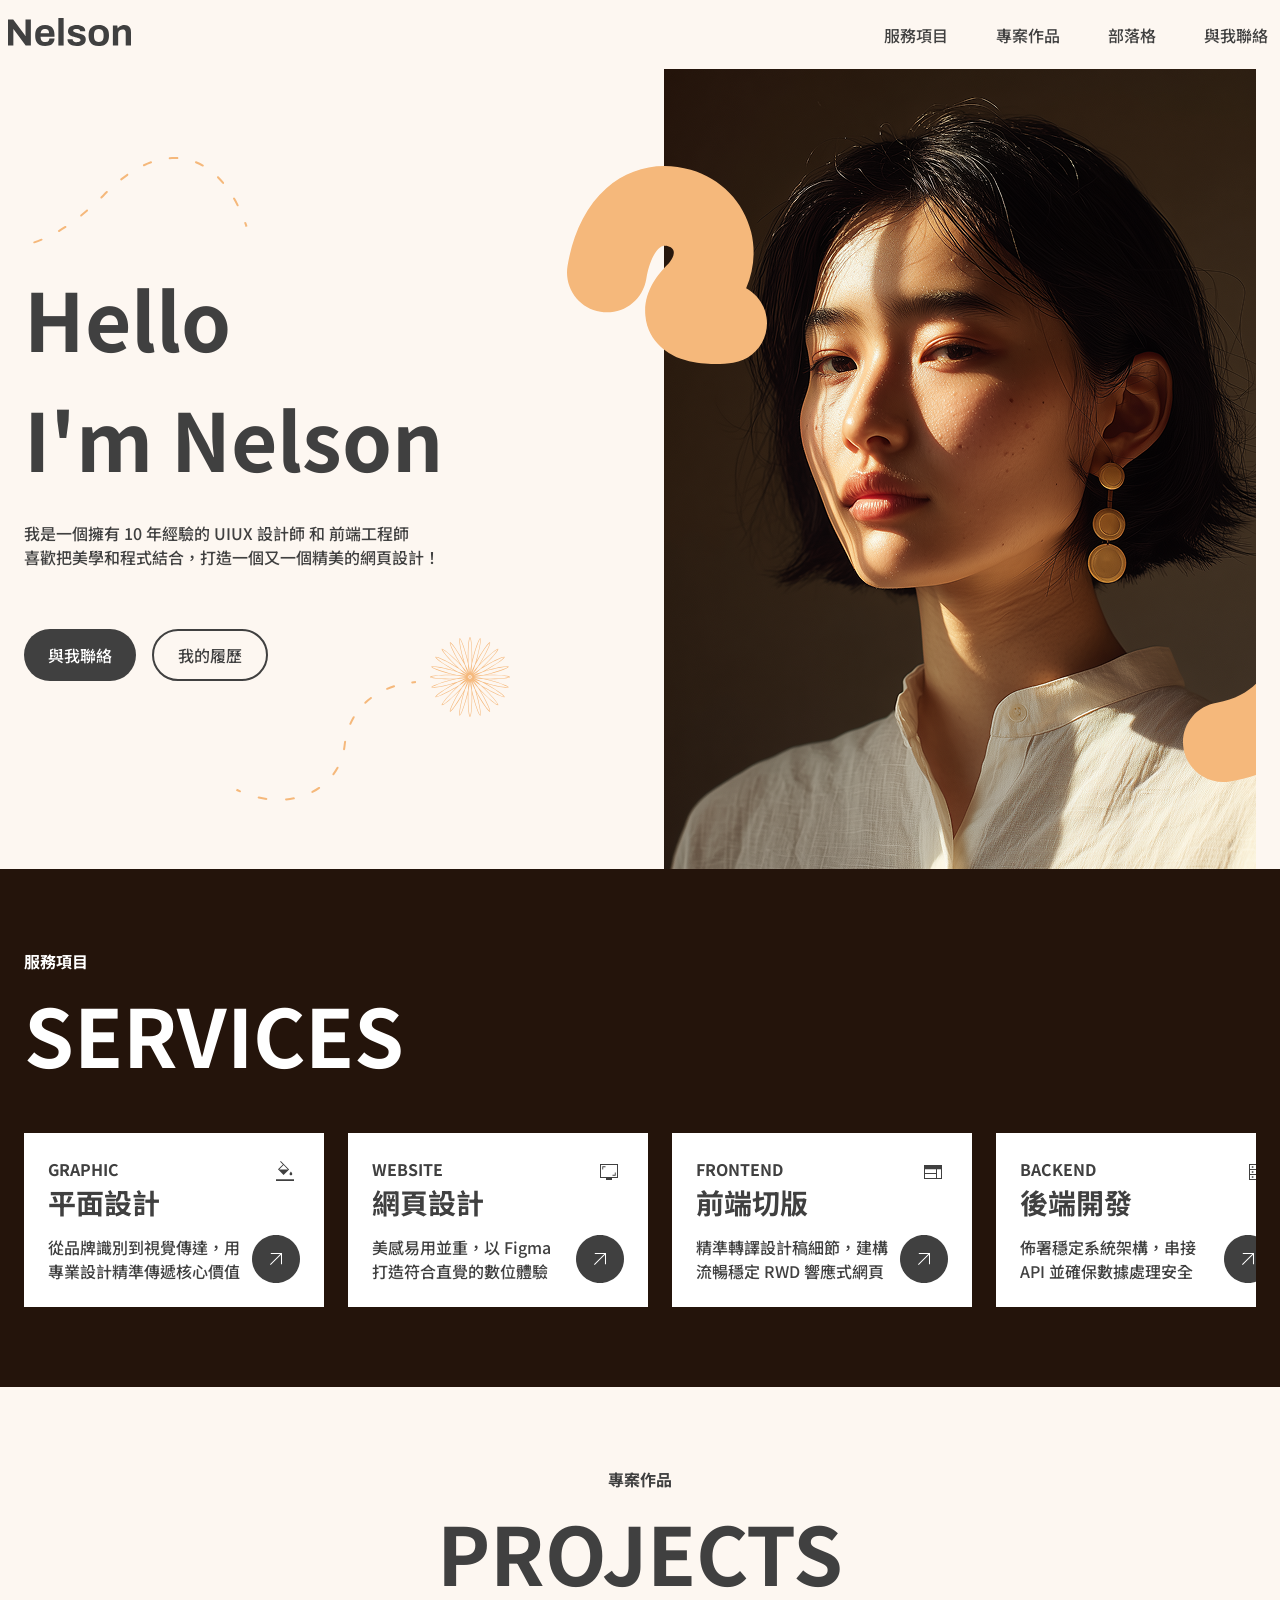
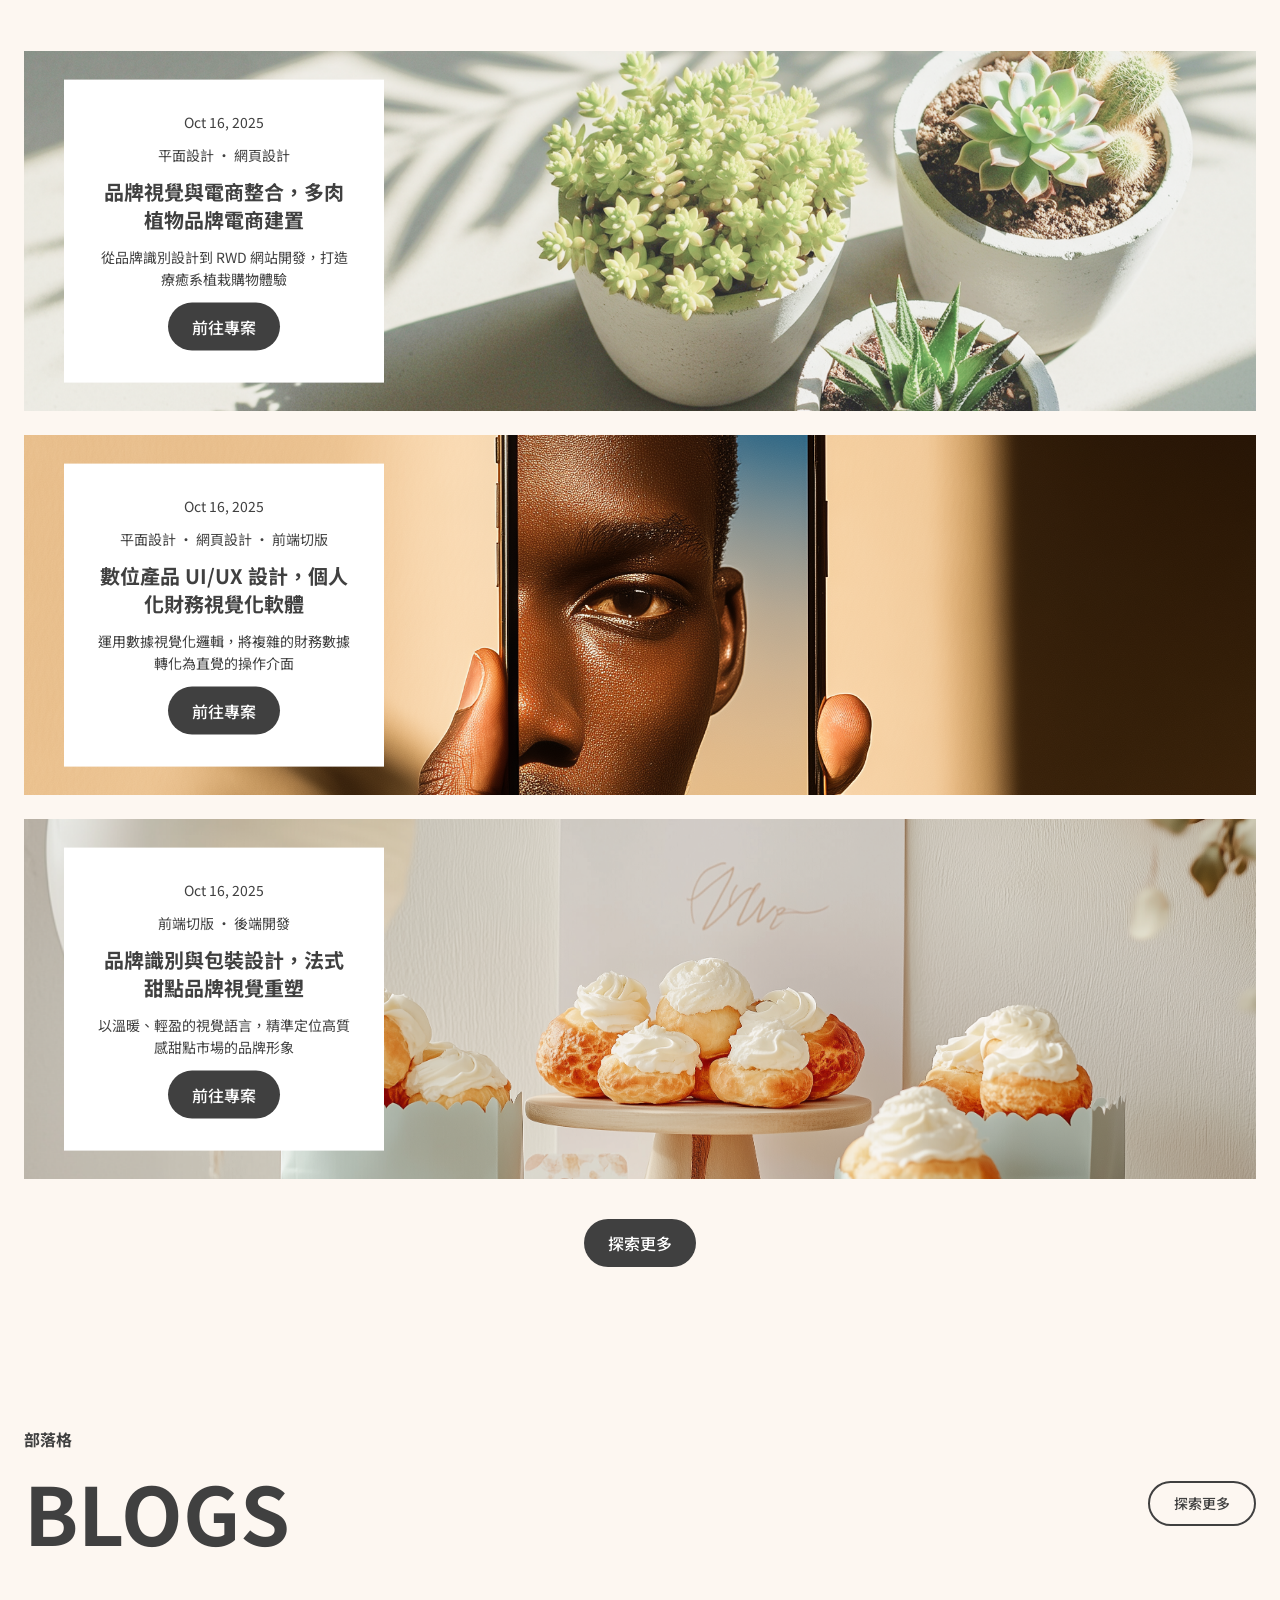
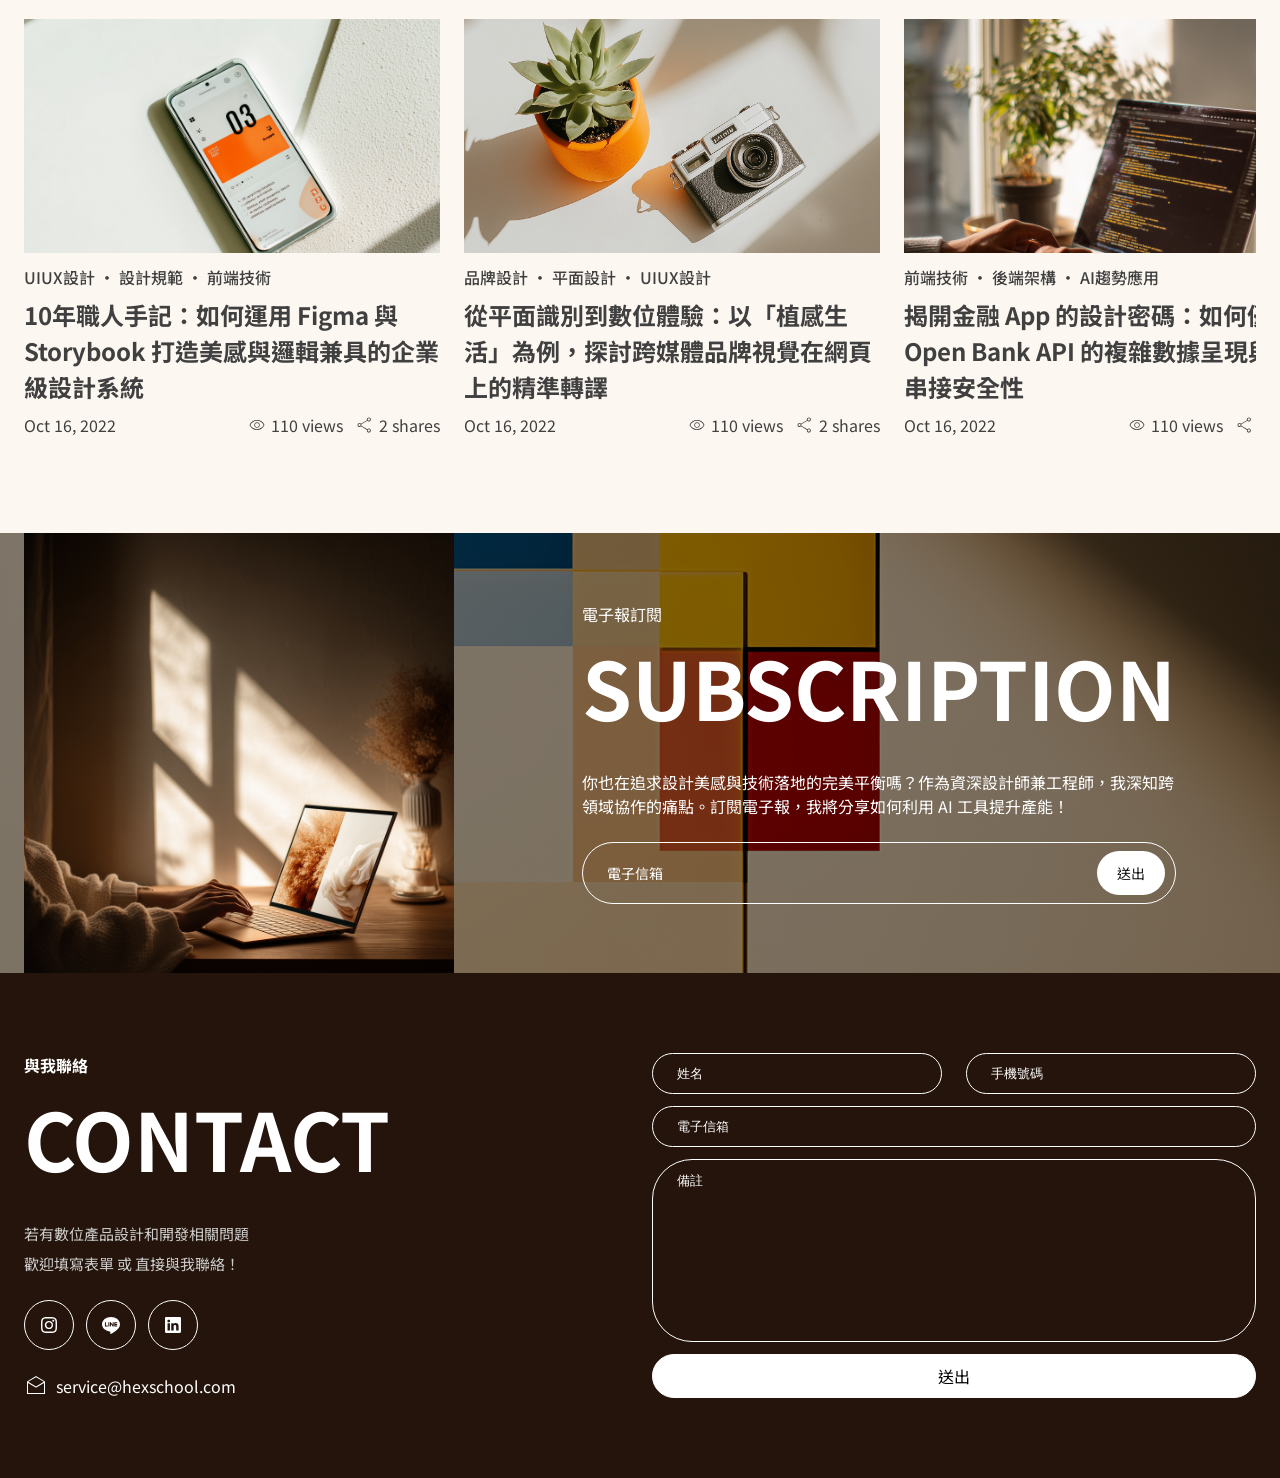
<file: index.html>
<!doctype html>
<html lang="en">
  <head>
    <meta charset="UTF-8" />
    <meta name="viewport" content="width=device-width, initial-scale=1.0" />
    <title>六角學院-最終任務</title>
    <link rel="stylesheet" href="./main.css" />
    <link rel="preconnect" href="https://fonts.googleapis.com" />
    <link rel="preconnect" href="https://fonts.gstatic.com" crossorigin />
    <link
      href="https://fonts.googleapis.com/css2?family=Noto+Sans+TC:wght@300;400;500;700&display=swap"
      rel="stylesheet"
    />
  </head>
  <body>
    <!-- 頂部導航 -->
    <header class="header">
      <h1 class="header__logo">
        <a href="./index.html"><img src="./img/logo.svg" alt="" /></a>
      </h1>

      <nav class="header__nav">
        <ul class="header__nav-list">
          <li class="header__nav-item"><a href="./services.html">服務項目</a></li>
          <li class="header__nav-item"><a href="./project.html">專案作品</a></li>
          <li class="header__nav-item"><a href="./blog.html">部落格</a></li>
          <li class="header__nav-item"><a href="#footer">與我聯絡</a></li>
        </ul>

        <!-- hamburger -->
        <div class="header__hambuger">
          <span></span>
          <span></span>
          <span></span>
        </div>
      </nav>
    </header>
    <!-- 手機板選單黑幕 -->
    <div class="overlay"></div>

    <!-- Part1 : 大圖看板 -->
    <section class="hero">
      <div class="hero__container">
        <div class="hero__content">
          <img class="hero__flowerdeco" src="./img/flower.svg" alt="" />
          <img class="hero__winddeco" src="./img/wind.svg" alt="" />
          <img class="hero__flowerdeco2" src="./img/flower.svg" alt="" />
          <img class="hero__winddeco2" src="./img/wind2.svg" alt="" />
          <img class="hero__winddeco3" src="./img/wind3.svg" alt="" />
          <div class="hero__text">
            <div class="hero__greeting">
              <p>Hello</p>
              <p>I'm Nelson</p>
            </div>
            <div class="hero__desc">
              <p>我是一個擁有 10 年經驗的 UIUX 設計師 和 前端工程師</p>
              <p>喜歡把美學和程式結合，打造一個又一個精美的網頁設計！</p>
            </div>
          </div>
          <div class="hero__actions">
            <button class="btn btn--primary">與我聯絡</button>
            <button class="btn btn--outline">我的履歷</button>
          </div>
        </div>
        <div class="hero__image">
          <img class="hero__deco1" src="./img/hero-deco1.svg" alt="" />
          <img class="hero__deco2" src="./img/hero-deco2.svg" alt="" />
        </div>
      </div>
    </section>
    <!-- Part2 : 服務項目 -->
    <section class="services">
      <div class="services-container">
        <div class="services__header">
          <p class="services__label">服務項目</p>
          <h2 class="services__title">SERVICES</h2>
        </div>
        <div class="services__body">
          <ul class="services__list">
            <li class="services__item">
              <div class="services__card">
                <div class="services__card-header">
                  <div>
                    <p class="services__card-tag">GRAPHIC</p>
                    <h3 class="services__card-title">平面設計</h3>
                  </div>
                  <div>
                    <img
                      src="./img/service-icon1.svg"
                      style="padding: 3px"
                      alt=""
                    />
                  </div>
                </div>
                <div class="services__card-desarea">
                  <p class="services__card-desc">
                    從品牌識別到視覺傳達，用專業設計精準傳遞核心價值
                  </p>
                  <button>
                    <img src="./img/icon-filled-btn.svg" alt="" />
                  </button>
                </div>
              </div>
            </li>
            <li class="services__item">
              <div class="services__card">
                <div class="services__card-header">
                  <div>
                    <p class="services__card-tag">WEBSITE</p>
                    <h3 class="services__card-title">網頁設計</h3>
                  </div>
                  <div>
                    <img
                      src="./img/service-icon2.svg"
                      style="padding: 3px"
                      alt=""
                    />
                  </div>
                </div>
                <div class="services__card-desarea">
                  <p class="services__card-desc">
                    美感易用並重，以 Figma 打造符合直覺的數位體驗
                  </p>
                  <button>
                    <img src="./img/icon-filled-btn.svg" alt="" />
                  </button>
                </div>
              </div>
            </li>
            <li class="services__item">
              <div class="services__card">
                <div class="services__card-header">
                  <div>
                    <p class="services__card-tag">FRONTEND</p>
                    <h3 class="services__card-title">前端切版</h3>
                  </div>
                  <div>
                    <img
                      src="./img/service-icon3.svg"
                      style="padding: 3px"
                      alt=""
                    />
                  </div>
                </div>
                <div class="services__card-desarea">
                  <p class="services__card-desc">
                    精準轉譯設計稿細節，建構流暢穩定 RWD 響應式網頁
                  </p>
                  <button>
                    <img src="./img/icon-filled-btn.svg" alt="" />
                  </button>
                </div>
              </div>
            </li>
            <li class="services__item">
              <div class="services__card">
                <div class="services__card-header">
                  <div>
                    <p class="services__card-tag">BACKEND</p>
                    <h3 class="services__card-title">後端開發</h3>
                  </div>
                  <div>
                    <img
                      src="./img/service-icon4.svg"
                      style="padding: 3px"
                      alt=""
                    />
                  </div>
                </div>
                <div class="services__card-desarea">
                  <p class="services__card-desc">
                    佈署穩定系統架構，串接 API 並確保數據處理安全
                  </p>
                  <button>
                    <img src="./img/icon-filled-btn.svg" alt="" />
                  </button>
                </div>
              </div>
            </li>
          </ul>
        </div>
      </div>
    </section>
    <!-- Part3 : 專案作品 -->
    <section class="projects">
      <div class="projects__header">
        <p class="projects__label">專案作品</p>
        <h2 class="projects__title">PROJECTS</h2>
      </div>
      <div class="projects__body">
        <ul class="projects__list">
          <li class="projects__item">
            <div
              class="projects__card"
              style="background-image: url(&quot;./img/project1.png&quot;)"
            >
              <div class="projects__card-info">
                <!-- 左側文字 -->
                <p class="projects__card-date">Oct 16, 2025</p>
                <p class="projects__card-tag">平面設計 · 網頁設計</p>
                <p class="projects__card-title">
                  品牌視覺與電商整合，多肉植物品牌電商建置
                </p>
                <p class="projects__card-desc">
                  從品牌識別設計到 RWD 網站開發，打造療癒系植栽購物體驗
                </p>
                <button class="btn btn--primary projects__card-btn">
                  前往專案
                </button>
              </div>
              <div class="projects__card-image"></div>
              <!-- 右側圖片 -->
            </div>
          </li>
          <li class="projects__item">
            <div
              class="projects__card"
              style="background-image: url(&quot;./img/project2.png&quot;)"
            >
              <div class="projects__card-info">
                <!-- 左側文字 -->
                <p class="projects__card-date">Oct 16, 2025</p>
                <p class="projects__card-tag">平面設計 · 網頁設計 · 前端切版</p>
                <p class="projects__card-title">
                  數位產品 UI/UX 設計，個人化財務視覺化軟體
                </p>
                <p class="projects__card-desc">
                  運用數據視覺化邏輯，將複雜的財務數據轉化為直覺的操作介面
                </p>
                <button class="btn btn--primary projects__card-btn">
                  前往專案
                </button>
              </div>
              <div class="projects__card-image"></div>
              <!-- 右側圖片 -->
            </div>
          </li>
          <li class="projects__item">
            <div
              class="projects__card"
              style="background-image: url(&quot;./img/project3.png&quot;)"
            >
              <div class="projects__card-info">
                <!-- 左側文字 -->
                <p class="projects__card-date">Oct 16, 2025</p>
                <p class="projects__card-tag">前端切版 · 後端開發</p>
                <p class="projects__card-title">
                  品牌識別與包裝設計，法式甜點品牌視覺重塑
                </p>
                <p class="projects__card-desc">
                  以溫暖、輕盈的視覺語言，精準定位高質感甜點市場的品牌形象
                </p>
                <button class="btn btn--primary projects__card-btn">
                  前往專案
                </button>
              </div>
              <div class="projects__card-image"></div>
              <!-- 右側圖片 -->
            </div>
          </li>
        </ul>
      </div>

      <div class="projects__footer">
        <button class="btn btn--primary">探索更多</button>
      </div>
    </section>
    <!-- Part4 : 部落格 -->
    <section class="blogs">
      <div class="blogs__header">
        <div>
          <p class="blogs__label">部落格</p>
          <h2 class="blogs__title">BLOGS</h2>
        </div>
        <button class="blogs__btn">探索更多</button>
      </div>
      <div class="blogs__cards">
        <ul class="blogs__cards-list">
          <li class="blogs__card">
            <img class="blogs__card-image" src="./img/blog-img1.png" alt="" />
            <div class="blogs__card-body">
              <p class="blogs__card-label">UIUX設計 · 設計規範 · 前端技術</p>
              <h3 class="blogs__card-title">
                10年職人手記：如何運用 Figma 與 Storybook
                打造美感與邏輯兼具的企業級設計系統
              </h3>
              <div class="blogs__card-meta">
                <span class="blogs__card-date">Oct 16, 2022</span>
                <span class="blogs__card-stats">
                  <div class="blogs__card-views">
                    <img src="./img/view-icon.svg" alt="" />110 views
                  </div>
                  <div class="blogs__card-shares">
                    <img src="./img/share-icon.svg" alt="" />2 shares
                  </div>
                </span>
              </div>
            </div>
          </li>
          <li class="blogs__card">
            <img class="blogs__card-image" src="./img/blog-img2.png" alt="" />
            <div class="blogs__card-body">
              <p class="blogs__card-label">品牌設計 · 平面設計 · UIUX設計</p>
              <h3 class="blogs__card-title">
                從平面識別到數位體驗：以「植感生活」為例，探討跨媒體品牌視覺在網頁上的精準轉譯
              </h3>
              <div class="blogs__card-meta">
                <span class="blogs__card-date">Oct 16, 2022</span>
                <span class="blogs__card-stats">
                  <div class="blogs__card-views">
                    <img src="./img/view-icon.svg" alt="" />110 views
                  </div>
                  <div class="blogs__card-shares">
                    <img src="./img/share-icon.svg" alt="" />2 shares
                  </div>
                </span>
              </div>
            </div>
          </li>
          <li class="blogs__card">
            <img class="blogs__card-image" src="./img/blog-img3.png" alt="" />
            <div class="blogs__card-body">
              <p class="blogs__card-label">前端技術 · 後端架構 · AI趨勢應用</p>
              <h3 class="blogs__card-title">
                揭開金融 App 的設計密碼：如何優化 Open Bank API
                的複雜數據呈現與後端串接安全性
              </h3>
              <div class="blogs__card-meta">
                <span class="blogs__card-date">Oct 16, 2022</span>
                <span class="blogs__card-stats">
                  <div class="blogs__card-views">
                    <img src="./img/view-icon.svg" alt="" />110 views
                  </div>
                  <div class="blogs__card-shares">
                    <img src="./img/share-icon.svg" alt="" />2 shares
                  </div>
                </span>
              </div>
            </div>
          </li>
        </ul>
      </div>
    </section>
    <!-- Part5 : 電子報訂閱 -->
    <section class="subscription">
      <div class="subscription__container">
        <div class="subscription__deco">
          <img
            class="subscription__deco-image"
            src="./img/subscription1.png"
            alt=""
          />
        </div>

        <div class="subscription__form-wrapper">
          <div class="subscription__header">
            <p class="subscription__label">電子報訂閱</p>
            <p class="subscription__title">SUBSCRIPTION</p>
          </div>
          <p class="subscription__desc">
            你也在追求設計美感與技術落地的完美平衡嗎？作為資深設計師兼工程師，我深知跨領域協作的痛點。訂閱電子報，我將分享如何利用
            AI 工具提升產能！
          </p>
          <div class="subscription__input-group">
            <input
              class="subscription__input"
              type="text"
              placeholder="電子信箱"
            />
            <button class="subscription__btn">送出</button>
          </div>
        </div>
      </div>
    </section>
    <!-- Part6 : 與我聯絡 -->
    <footer class="footer" id="footer">
      <div class="footer__container">
        <div class="footer__info">
          <div class="footer__info-upper">
            <div class="footer__heading">
              <p class="footer__label">與我聯絡</p>
              <h2 class="footer__title">CONTACT</h2>
            </div>
            <div class="footer__desc">
              <p class="footer__desc-text">若有數位產品設計和開發相關問題</p>
              <p class="footer__desc-text">歡迎填寫表單 或 直接與我聯絡！</p>
            </div>
          </div>
          <div class="footer__link">
            <a class="footer__email" href="mailto:service@hexschool.com"
              ><img src="./img/icon-email.svg" alt="" />service@hexschool.com</a
            >
            <div class="footer__links-btns">
              <button class="footer__links-btn"><img src="./img/icon-instagram.svg" alt="" /></button>
              <button class="footer__links-btn"><img src="./img/icon-line.svg" alt="" /></button>
              <button class="footer__links-btn"><img src="./img/icon-linkedin.svg" alt="" /></button>
            </div>
          </div>
        </div>
        <div class="footer__form-wrapper">
          <form class="footer__form" action="">
            <div class="footer__form-group">
              <input class="footer__input" type="text" placeholder="姓名" />
              <input class="footer__input" type="text" placeholder="手機號碼" />
            </div>
            <input class="footer__input" type="email" placeholder="電子信箱" />
            <textarea class="footer__textarea" placeholder="備註"></textarea>
            <button class="footer__btn" type="submit">送出</button>
          </form>
        </div>
        <div class="footer__link-mobile">
            <div class="footer__links-btns">
              <button class="footer__links-btn"><img src="./img/icon-instagram.svg" alt="" /></button>
              <button class="footer__links-btn"><img src="./img/icon-line.svg" alt="" /></button>
              <button class="footer__links-btn"><img src="./img/icon-linkedin.svg" alt="" /></button>
            </div>
            <a class="footer__email" href="mailto:service@hexschool.com"
              ><img src="./img/icon-email.svg" alt="" />service@hexschool.com</a
            >
          </div>
      </div>
    </footer>
    <script src="./script.js"></script>
  </body>
</html>
</file>
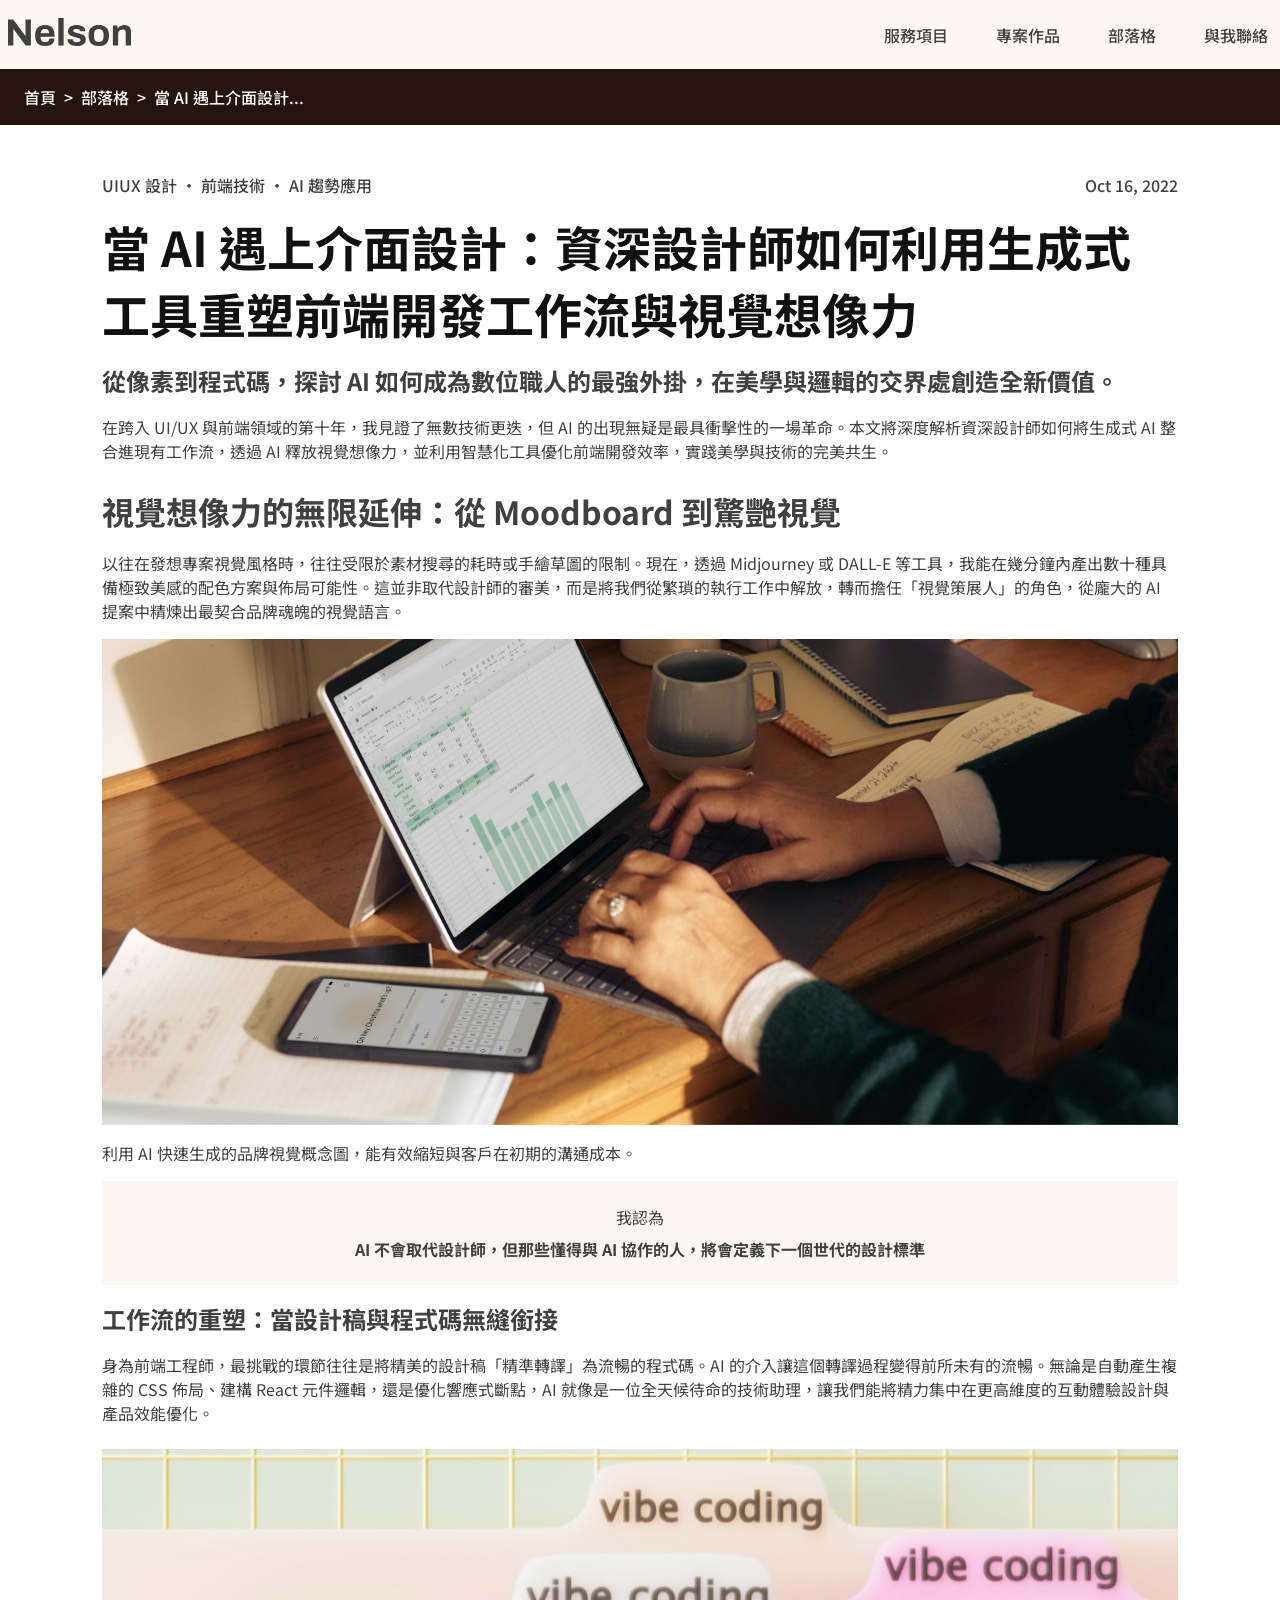
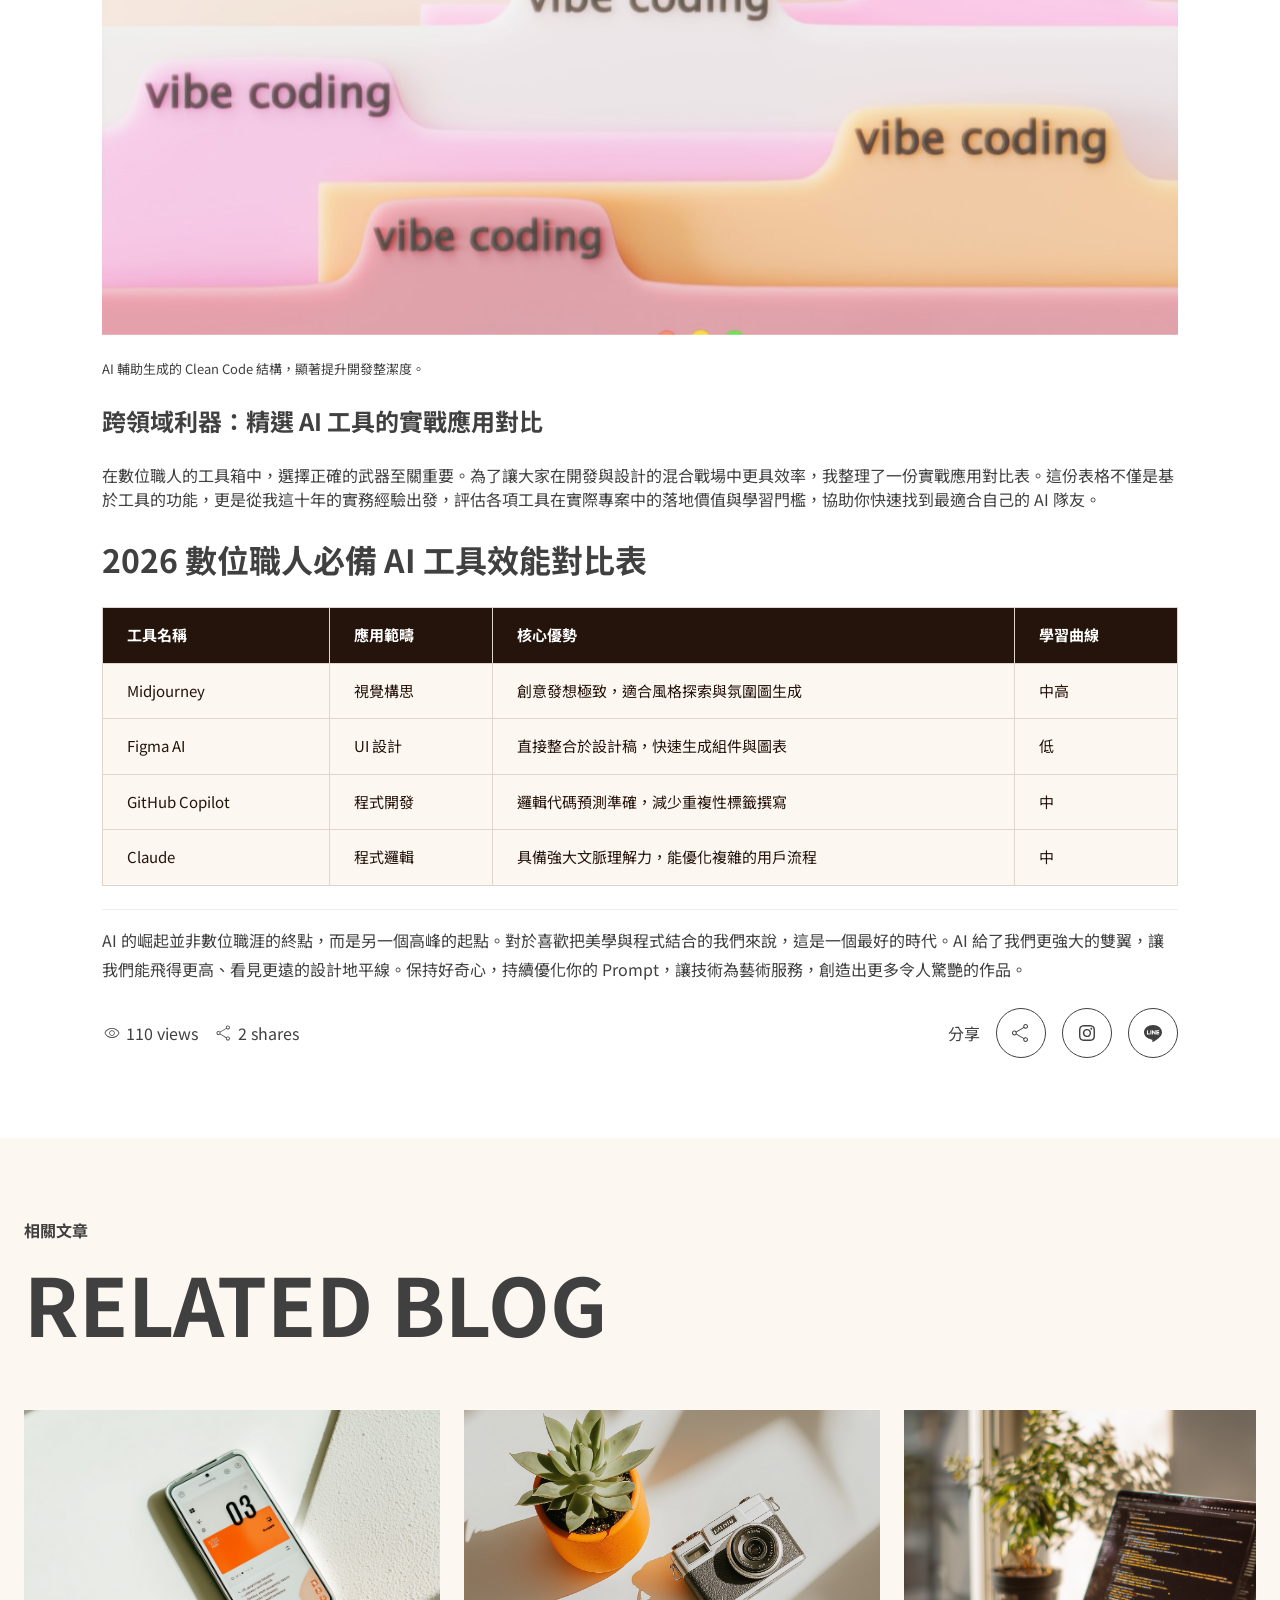
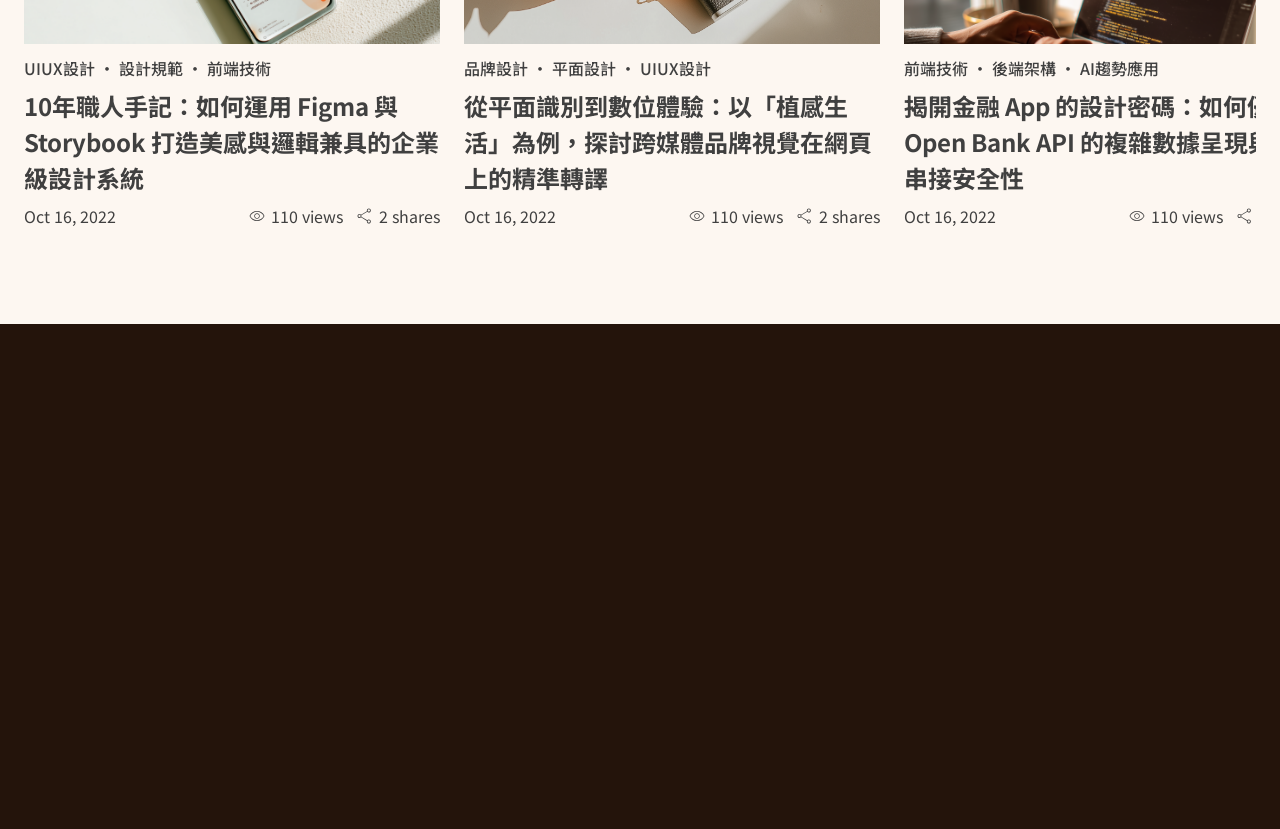
<file: blog-post.html>
<!doctype html>
<html lang="en">
  <head>
    <meta charset="UTF-8" />
    <meta name="viewport" content="width=device-width, initial-scale=1.0" />
    <title>六角學院-最終任務</title>
    <link rel="stylesheet" href="./main.css" />
    <link rel="preconnect" href="https://fonts.googleapis.com" />
    <link rel="preconnect" href="https://fonts.gstatic.com" crossorigin />
    <link
      href="https://fonts.googleapis.com/css2?family=Noto+Sans+TC:wght@300;400;500;700&display=swap"
      rel="stylesheet"
    />
  </head>
  <body>
    <!-- 頂部導航 -->
    <header class="header">
      <h1 class="header__logo">
        <a href="./index.html"><img src="./img/logo.svg" alt="" /></a>
      </h1>

      <nav class="header__nav">
        <ul class="header__nav-list">
          <li class="header__nav-item"><a href="./services.html">服務項目</a></li>
          <li class="header__nav-item"><a href="./project.html">專案作品</a></li>
          <li class="header__nav-item"><a href="./blog.html">部落格</a></li>
          <li class="header__nav-item"><a href="#footer">與我聯絡</a></li>
        </ul>

        <!-- hamburger -->
        <div class="header__hambuger">
          <span></span>
          <span></span>
          <span></span>
        </div>
      </nav>
    </header>
    <!-- 手機板選單黑幕 -->
    <div class="overlay"></div>
    <!-- Part1 : 麵包屑 -->
    <section class="blog-post-breadcrumb">
      <div class="blog-post-breadcrumb__container">
        <p class="blog-post-breadcrumb__text">
          <span>首頁</span><span>></span><span>部落格</span><span>></span
          ><span> 當 AI 遇上介面設計...</span>
        </p>
      </div>
    </section>
    <!-- Part2 : 文章細節 -->
    <section class="blog-post-detail">
      <!-- 主要內容容器 -->
      <div class="blog-post-detail__container">
        <!-- 標籤 + 日期 + 標題 + 引言 -->
        <div class="blog-post-detail__intro">
          <div class="blog-post-detail__label-area">
            <p class="blog-post-detail__label">
              UIUX 設計 · 前端技術 · AI 趨勢應用
            </p>
            <p class="blog-post-detail__date">Oct 16, 2022</p>
          </div>
          <h1 class="blog-post-detail__title">
            當 AI
            遇上介面設計：資深設計師如何利用生成式工具重塑前端開發工作流與視覺想像力
          </h1>
          <h2 class="blog-post-detail__subtitle">
            從像素到程式碼，探討 AI
            如何成為數位職人的最強外掛，在美學與邏輯的交界處創造全新價值。
          </h2>
          <p>
            在跨入 UI/UX 與前端領域的第十年，我見證了無數技術更迭，但 AI
            的出現無疑是最具衝擊性的一場革命。本文將深度解析資深設計師如何將生成式
            AI 整合進現有工作流，透過 AI
            釋放視覺想像力，並利用智慧化工具優化前端開發效率，實踐美學與技術的完美共生。
          </p>
        </div>

        <!-- 文章主體 -->
        <div class="blog-post-detail__content">
          <h3 class="blog-post-detail__heading">
            視覺想像力的無限延伸：從 Moodboard 到驚艷視覺
          </h3>
          <p>
            以往在發想專案視覺風格時，往往受限於素材搜尋的耗時或手繪草圖的限制。現在，透過
            Midjourney 或 DALL-E
            等工具，我能在幾分鐘內產出數十種具備極致美感的配色方案與佈局可能性。這並非取代設計師的審美，而是將我們從繁瑣的執行工作中解放，轉而擔任「視覺策展人」的角色，從龐大的
            AI 提案中精煉出最契合品牌魂魄的視覺語言。
          </p>
          <img
            class="blog-post-detail__img"
            src="./img/post-deco-img.jpg"
            alt=""
          />
          <p class="blog-post-detail__img-caption">
            利用 AI 快速生成的品牌視覺概念圖，能有效縮短與客戶在初期的溝通成本。
          </p>

          <!-- 引言區塊 -->
          <div class="blog-post-detail__quote">
            <p class="blog-post-detail__quote-label">我認為</p>
            <p class="blog-post-detail__quote-text">
              AI 不會取代設計師，但那些懂得與 AI
              協作的人，將會定義下一個世代的設計標準
            </p>
          </div>

          <h2 class="blog-post-detail__subtitle">
            工作流的重塑：當設計稿與程式碼無縫銜接
          </h2>
          <p>
            身為前端工程師，最挑戰的環節往往是將精美的設計稿「精準轉譯」為流暢的程式碼。AI
            的介入讓這個轉譯過程變得前所未有的流暢。無論是自動產生複雜的 CSS
            佈局、建構 React 元件邏輯，還是優化響應式斷點，AI
            就像是一位全天候待命的技術助理，讓我們能將精力集中在更高維度的互動體驗設計與產品效能優化。
          </p>
        </div>

        <!-- 內容區外的圖片 -->
        <img
          class="blog-post-detail__img"
          src="./img/post-deco-img2.jpg"
          alt=""
        />
        <p class="blog-post-detail__img-caption">
          AI 輔助生成的 Clean Code 結構，顯著提升開發整潔度。
        </p>

        <h2 class="blog-post-detail__subtitle">
          跨領域利器：精選 AI 工具的實戰應用對比
        </h2>
        <p>
          在數位職人的工具箱中，選擇正確的武器至關重要。為了讓大家在開發與設計的混合戰場中更具效率，我整理了一份實戰應用對比表。這份表格不僅是基於工具的功能，更是從我這十年的實務經驗出發，評估各項工具在實際專案中的落地價值與學習門檻，協助你快速找到最適合自己的
          AI 隊友。
        </p>
        <h3 class="blog-post-detail__heading">
          2026 數位職人必備 AI 工具效能對比表
        </h3>

        <!-- 表格 -->
        <div class="blog-post-detail__table-wrapper">
          <table class="blog-post-detail__table">
            <thead>
              <tr>
                <th>工具名稱</th>
                <th>應用範疇</th>
                <th>核心優勢</th>
                <th>學習曲線</th>
              </tr>
            </thead>
            <tbody>
              <tr>
                <td>Midjourney</td>
                <td>視覺構思</td>
                <td>創意發想極致，適合風格探索與氛圍圖生成</td>
                <td>中高</td>
              </tr>
              <tr>
                <td>Figma AI</td>
                <td>UI 設計</td>
                <td>直接整合於設計稿，快速生成組件與圖表</td>
                <td>低</td>
              </tr>
              <tr>
                <td>GitHub Copilot</td>
                <td>程式開發</td>
                <td>邏輯代碼預測準確，減少重複性標籤撰寫</td>
                <td>中</td>
              </tr>
              <tr>
                <td>Claude</td>
                <td>程式邏輯</td>
                <td>具備強大文脈理解力，能優化複雜的用戶流程</td>
                <td>中</td>
              </tr>
            </tbody>
          </table>
        </div>
        <!-- 底部：結語 + 瀏覽數 + 分享 -->
        <div class="blog-post-detail__outro">
          <p class="blog-post-detail__outro-text">
            AI 的崛起並非數位職涯的終點，而是另一個高峰的起點。對於喜歡把美學與程式結合的我們來說，這是一個最好的時代。AI 給了我們更強大的雙翼，讓我們能飛得更高、看見更遠的設計地平線。保持好奇心，持續優化你的 Prompt，讓技術為藝術服務，創造出更多令人驚艷的作品。
          </p>
          <div class="blog-post-detail__footer">
            <div class="blog-post-detail__stats">
              <div class="blog-post-detail__views">
                <img src="./img/view-icon.svg" alt="" />110 views
              </div>
              <div class="blog-post-detail__shares">
                <img src="./img/share-icon.svg" alt="" />2 shares
              </div>
            </div>
            <div class="blog-post-detail__social">
              <span class="blog-post-detail__social-label">分享</span>
              <button class="blog-post__links-btn">
                <img src="./img/icon-share-black.svg" alt="" />
              </button>
              <button class="blog-post__links-btn">
                <img src="./img/icon-ins-black.svg" alt="" />
              </button>
              <button class="blog-post__links-btn">
                <img src="./img/icon-line-black.svg" alt="" />
              </button>
            </div>
          </div>
        </div>
      </div>
    </section>
    <!-- Part3 : 相關文章 -->
    <section class="blogs">
      <div class="blogs__header">
        <div>
          <p class="blogs__label">相關文章</p>
          <h2 class="blogs__title">RELATED BLOG</h2>
        </div>
      </div>
      <div class="blogs__cards">
        <ul class="blogs__cards-list">
          <li class="blogs__card">
            <img class="blogs__card-image" src="./img/blog-img1.png" alt="" />
            <div class="blogs__card-body">
              <p class="blogs__card-label">UIUX設計 · 設計規範 · 前端技術</p>
              <h3 class="blogs__card-title">
                10年職人手記：如何運用 Figma 與 Storybook
                打造美感與邏輯兼具的企業級設計系統
              </h3>
              <div class="blogs__card-meta">
                <span class="blogs__card-date">Oct 16, 2022</span>
                <span class="blogs__card-stats">
                  <div class="blogs__card-views">
                    <img src="./img/view-icon.svg" alt="" />110 views
                  </div>
                  <div class="blogs__card-shares">
                    <img src="./img/share-icon.svg" alt="" />2 shares
                  </div>
                </span>
              </div>
            </div>
          </li>
          <li class="blogs__card">
            <img class="blogs__card-image" src="./img/blog-img2.png" alt="" />
            <div class="blogs__card-body">
              <p class="blogs__card-label">品牌設計 · 平面設計 · UIUX設計</p>
              <h3 class="blogs__card-title">
                從平面識別到數位體驗：以「植感生活」為例，探討跨媒體品牌視覺在網頁上的精準轉譯
              </h3>
              <div class="blogs__card-meta">
                <span class="blogs__card-date">Oct 16, 2022</span>
                <span class="blogs__card-stats">
                  <div class="blogs__card-views">
                    <img src="./img/view-icon.svg" alt="" />110 views
                  </div>
                  <div class="blogs__card-shares">
                    <img src="./img/share-icon.svg" alt="" />2 shares
                  </div>
                </span>
              </div>
            </div>
          </li>
          <li class="blogs__card">
            <img class="blogs__card-image" src="./img/blog-img3.png" alt="" />
            <div class="blogs__card-body">
              <p class="blogs__card-label">前端技術 · 後端架構 · AI趨勢應用</p>
              <h3 class="blogs__card-title">
                揭開金融 App 的設計密碼：如何優化 Open Bank API
                的複雜數據呈現與後端串接安全性
              </h3>
              <div class="blogs__card-meta">
                <span class="blogs__card-date">Oct 16, 2022</span>
                <span class="blogs__card-stats">
                  <div class="blogs__card-views">
                    <img src="./img/view-icon.svg" alt="" />110 views
                  </div>
                  <div class="blogs__card-shares">
                    <img src="./img/share-icon.svg" alt="" />2 shares
                  </div>
                </span>
              </div>
            </div>
          </li>
        </ul>
      </div>
    </section>
    <!-- Part4 : 與我聯絡 -->
    <footer class="footer" id="footer">
      <div class="footer__container">
        <div class="footer__info">
          <div class="footer__info-upper">
            <div class="footer__heading">
              <p class="footer__label">與我聯絡</p>
              <h2 class="footer__title">CONTACT</h2>
            </div>
            <div class="footer__desc">
              <p class="footer__desc-text">若有數位產品設計和開發相關問題</p>
              <p class="footer__desc-text">歡迎填寫表單 或 直接與我聯絡！</p>
            </div>
          </div>
          <div class="footer__link">
            <a class="footer__email" href="mailto:service@hexschool.com"
              ><img src="./img/icon-email.svg" alt="" />service@hexschool.com</a
            >
            <div class="footer__links-btns">
              <button class="footer__links-btn">
                <img src="./img/icon-instagram.svg" alt="" />
              </button>
              <button class="footer__links-btn">
                <img src="./img/icon-line.svg" alt="" />
              </button>
              <button class="footer__links-btn">
                <img src="./img/icon-linkedin.svg" alt="" />
              </button>
            </div>
          </div>
        </div>
        <div class="footer__form-wrapper">
          <form class="footer__form" action="">
            <div class="footer__form-group">
              <input class="footer__input" type="text" placeholder="姓名" />
              <input class="footer__input" type="text" placeholder="手機號碼" />
            </div>
            <input class="footer__input" type="email" placeholder="電子信箱" />
            <textarea class="footer__textarea" placeholder="備註"></textarea>
            <button class="footer__btn" type="submit">送出</button>
          </form>
        </div>
        <div class="footer__link-mobile">
          <div class="footer__links-btns">
            <button class="footer__links-btn">
              <img src="./img/icon-instagram.svg" alt="" />
            </button>
            <button class="footer__links-btn">
              <img src="./img/icon-line.svg" alt="" />
            </button>
            <button class="footer__links-btn">
              <img src="./img/icon-linkedin.svg" alt="" />
            </button>
          </div>
          <a class="footer__email" href="mailto:service@hexschool.com"
            ><img src="./img/icon-email.svg" alt="" />service@hexschool.com</a
          >
        </div>
      </div>
    </footer>
    <script src="./script.js"></script>
  </body>
</html>
</file>
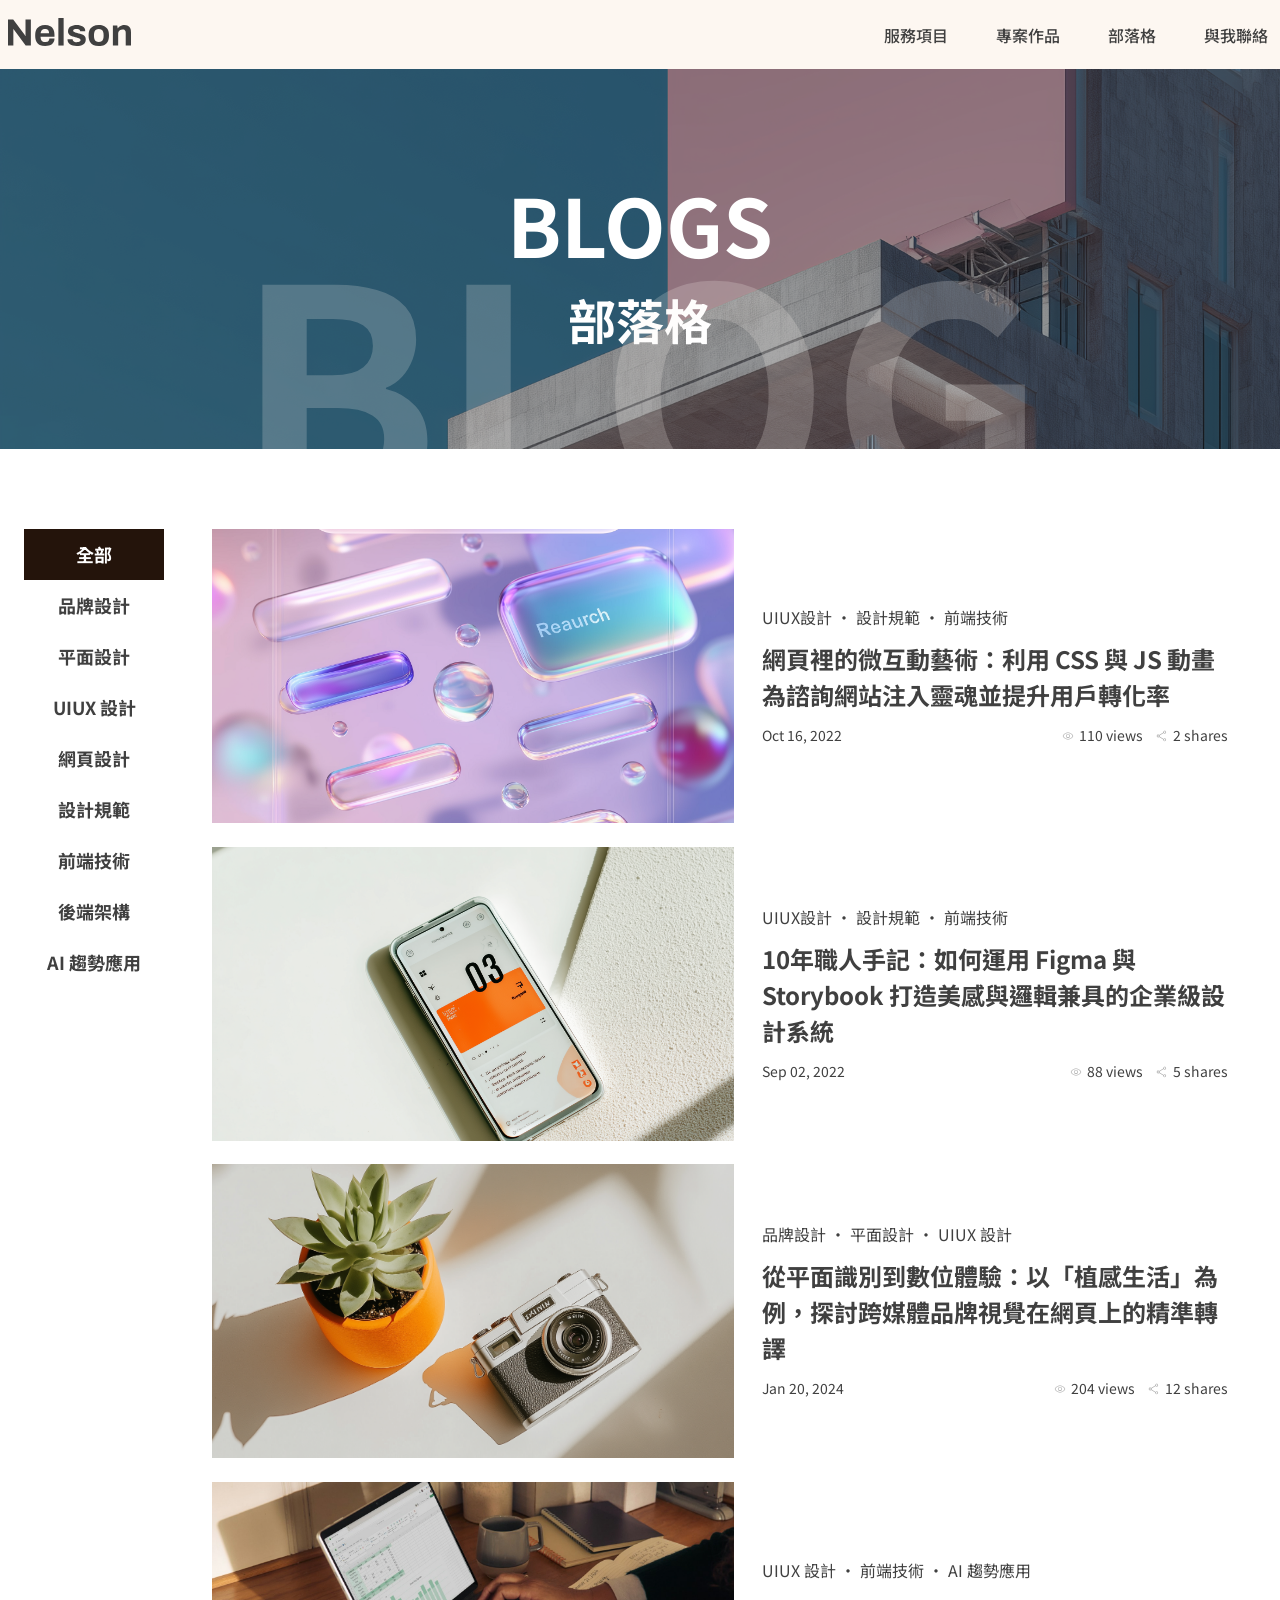
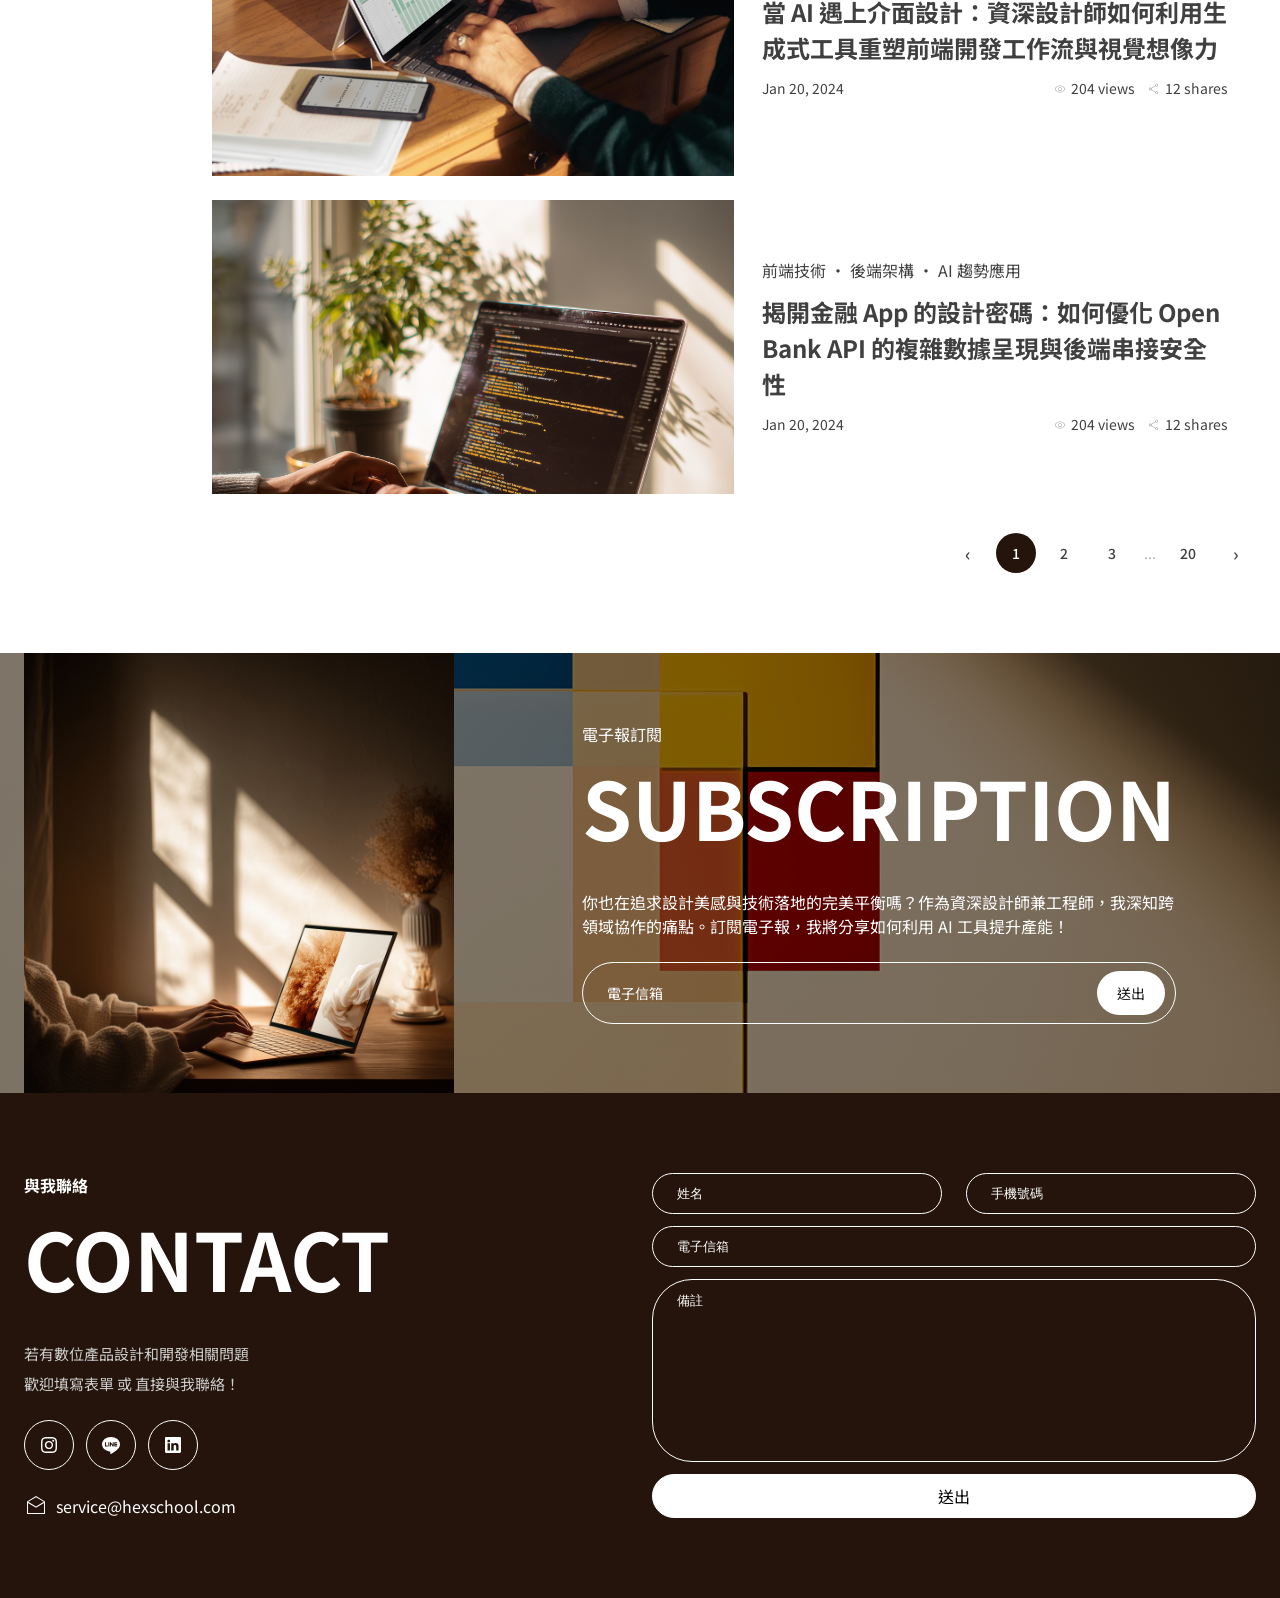
<file: blog.html>
<!doctype html>
<html lang="en">
  <head>
    <meta charset="UTF-8" />
    <meta name="viewport" content="width=device-width, initial-scale=1.0" />
    <title>六角學院-最終任務</title>
    <link rel="stylesheet" href="./main.css" />
    <link rel="preconnect" href="https://fonts.googleapis.com" />
    <link rel="preconnect" href="https://fonts.gstatic.com" crossorigin />
    <link
      href="https://fonts.googleapis.com/css2?family=Noto+Sans+TC:wght@300;400;500;700&display=swap"
      rel="stylesheet"
    />
  </head>
  <body>
    <!-- 頂部導航 -->
    <header class="header">
      <h1 class="header__logo">
        <a href="./index.html"><img src="./img/logo.svg" alt="" /></a>
      </h1>

      <nav class="header__nav">
        <ul class="header__nav-list">
          <li class="header__nav-item"><a href="./services.html">服務項目</a></li>
          <li class="header__nav-item"><a href="./project.html">專案作品</a></li>
          <li class="header__nav-item"><a href="./blog.html">部落格</a></li>
          <li class="header__nav-item"><a href="#footer">與我聯絡</a></li>
        </ul>

        <!-- hamburger -->
        <div class="header__hambuger">
          <span></span>
          <span></span>
          <span></span>
        </div>
      </nav>
    </header>
    <!-- 手機板選單黑幕 -->
    <div class="overlay"></div>
    <!-- Part1 : 部落格看板 -->
    <section class="blog-hero">
      <h1 class="blog-hero__heading">
        <p class="blog-hero__title">BLOGS</p>
        <p class="blog-hero__subtitle">部落格</p>
      </h1>
      <span class="blog-hero__text-deco">BLOG</span>
    </section>
    <!-- Part2 : 部落格內容 -->
    <div class="blog-container">
      <section class="blog-list">
        <!-- 左側直式主題按鈕 -->
        <div class="blog-list__nav">
          <ul class="blog-list__nav-list">
            <li>
              <button class="blog-list__nav-btn blog-list__nav-btn--active">
                全部
              </button>
            </li>
            <li><button class="blog-list__nav-btn">品牌設計</button></li>
            <li><button class="blog-list__nav-btn">平面設計</button></li>
            <li><button class="blog-list__nav-btn">UIUX 設計</button></li>
            <li><button class="blog-list__nav-btn">網頁設計</button></li>
            <li><button class="blog-list__nav-btn">設計規範</button></li>
            <li><button class="blog-list__nav-btn">前端技術</button></li>
            <li><button class="blog-list__nav-btn">後端架構</button></li>
            <li><button class="blog-list__nav-btn">AI 趨勢應用</button></li>
          </ul>
        </div>

        <!-- 右側卡片 -->
        <div class="blog-list__cards">
          <ul class="blog-list__card-list">
            <li>
              <a href="./blog-post.html" class="blog__card">
                <img
                  class="blog__card-image"
                  src="./img/blog-img4.png"
                  alt="blog post image"
                />
                <div class="blog__card-body">
                  <p class="blog__card-label">UIUX設計 · 設計規範 · 前端技術</p>
                  <h3 class="blog__card-title">
                    網頁裡的微互動藝術：利用 CSS 與 JS 動畫為諮詢網站注入靈魂並提升用戶轉化率
                  </h3>
                  <div class="blog__card-meta">
                    <span class="blog__card-date">Oct 16, 2022</span>
                    <span class="blog__card-stats">
                      <div class="blog__card-views">
                        <img src="./img/view-icon.svg" alt="" />110 views
                      </div>
                      <div class="blog__card-shares">
                        <img src="./img/share-icon.svg" alt="" />2 shares
                      </div>
                    </span>
                  </div>
                </div>
              </a>
            </li>
            <li>
              <a href="./blog-post.html" class="blog__card">
                <img
                  class="blog__card-image"
                  src="./img/blog-img1.png"
                  alt="blog post image"
                />
                <div class="blog__card-body">
                  <p class="blog__card-label">UIUX設計 · 設計規範 · 前端技術</p>
                  <h3 class="blog__card-title">
                    10年職人手記：如何運用 Figma 與 Storybook 打造美感與邏輯兼具的企業級設計系統
                  </h3>
                  <div class="blog__card-meta">
                    <span class="blog__card-date">Sep 02, 2022</span>
                    <span class="blog__card-stats">
                      <div class="blog__card-views">
                        <img src="./img/view-icon.svg" alt="" />88 views
                      </div>
                      <div class="blog__card-shares">
                        <img src="./img/share-icon.svg" alt="" />5 shares
                      </div>
                    </span>
                  </div>
                </div>
              </a>
            </li>
            <li>
              <a href="./blog-post.html" class="blog__card">
                <img
                  class="blog__card-image"
                  src="./img/blog-img2.png"
                  alt="blog post image"
                />
                <div class="blog__card-body">
                  <p class="blog__card-label">品牌設計 · 平面設計 · UIUX 設計</p>
                  <h3 class="blog__card-title">
                    從平面識別到數位體驗：以「植感生活」為例，探討跨媒體品牌視覺在網頁上的精準轉譯
                  </h3>
                  <div class="blog__card-meta">
                    <span class="blog__card-date">Jan 20, 2024</span>
                    <span class="blog__card-stats">
                      <div class="blog__card-views">
                        <img src="./img/view-icon.svg" alt="" />204 views
                      </div>
                      <div class="blog__card-shares">
                        <img src="./img/share-icon.svg" alt="" />12 shares
                      </div>
                    </span>
                  </div>
                </div>
              </a>
            </li>
            <li>
              <a href="./blog-post.html" class="blog__card">
                <img
                  class="blog__card-image"
                  src="./img/blog-img5.jpg"
                  alt="blog post image"
                />
                <div class="blog__card-body">
                  <p class="blog__card-label">UIUX 設計 · 前端技術 · AI 趨勢應用</p>
                  <h3 class="blog__card-title">
                    當 AI 遇上介面設計：資深設計師如何利用生成式工具重塑前端開發工作流與視覺想像力
                  </h3>
                  <div class="blog__card-meta">
                    <span class="blog__card-date">Jan 20, 2024</span>
                    <span class="blog__card-stats">
                      <div class="blog__card-views">
                        <img src="./img/view-icon.svg" alt="" />204 views
                      </div>
                      <div class="blog__card-shares">
                        <img src="./img/share-icon.svg" alt="" />12 shares
                      </div>
                    </span>
                  </div>
                </div>
              </a>
            </li>
            <li>
              <a href="./blog-post.html" class="blog__card">
                <img
                  class="blog__card-image"
                  src="./img/blog-img3.png"
                  alt="blog post image"
                />
                <div class="blog__card-body">
                  <p class="blog__card-label">前端技術 · 後端架構 · AI 趨勢應用</p>
                  <h3 class="blog__card-title">
                    揭開金融 App 的設計密碼：如何優化 Open Bank API 的複雜數據呈現與後端串接安全性
                  </h3>
                  <div class="blog__card-meta">
                    <span class="blog__card-date">Jan 20, 2024</span>
                    <span class="blog__card-stats">
                      <div class="blog__card-views">
                        <img src="./img/view-icon.svg" alt="" />204 views
                      </div>
                      <div class="blog__card-shares">
                        <img src="./img/share-icon.svg" alt="" />12 shares
                      </div>
                    </span>
                  </div>
                </div>
              </a>
            </li>
          </ul>

          <!-- 頁碼 -->
          <nav class="blog-pagination">
            <button class="blog-pagination__btn blog-pagination__btn--prev">
              ‹
            </button>
            <button class="blog-pagination__btn blog-pagination__btn--active">
              1
            </button>
            <button class="blog-pagination__btn">2</button>
            <button class="blog-pagination__btn">3</button>
            <span class="blog-pagination__ellipsis">...</span>
            <button class="blog-pagination__btn">20</button>
            <button class="blog-pagination__btn blog-pagination__btn--next">
              ›
            </button>
          </nav>
        </div>
      </section>
    </div>

    <!-- Part3 : 電子報訂閱 -->
    <section class="subscription">
      <div class="subscription__container">
        <div class="subscription__deco">
          <img
            class="subscription__deco-image"
            src="./img/subscription1.png"
            alt=""
          />
        </div>

        <div class="subscription__form-wrapper">
          <div class="subscription__header">
            <p class="subscription__label">電子報訂閱</p>
            <p class="subscription__title">SUBSCRIPTION</p>
          </div>
          <p class="subscription__desc">
            你也在追求設計美感與技術落地的完美平衡嗎？作為資深設計師兼工程師，我深知跨領域協作的痛點。訂閱電子報，我將分享如何利用
            AI 工具提升產能！
          </p>
          <div class="subscription__input-group">
            <input
              class="subscription__input"
              type="text"
              placeholder="電子信箱"
            />
            <button class="subscription__btn">送出</button>
          </div>
        </div>
      </div>
    </section>
    <!-- Part4 : 與我聯絡 -->
    <footer class="footer" id="footer">
      <div class="footer__container">
        <div class="footer__info">
          <div class="footer__info-upper">
            <div class="footer__heading">
              <p class="footer__label">與我聯絡</p>
              <h2 class="footer__title">CONTACT</h2>
            </div>
            <div class="footer__desc">
              <p class="footer__desc-text">若有數位產品設計和開發相關問題</p>
              <p class="footer__desc-text">歡迎填寫表單 或 直接與我聯絡！</p>
            </div>
          </div>
          <div class="footer__link">
            <a class="footer__email" href="mailto:service@hexschool.com"
              ><img src="./img/icon-email.svg" alt="" />service@hexschool.com</a
            >
            <div class="footer__links-btns">
              <button class="footer__links-btn">
                <img src="./img/icon-instagram.svg" alt="" />
              </button>
              <button class="footer__links-btn">
                <img src="./img/icon-line.svg" alt="" />
              </button>
              <button class="footer__links-btn">
                <img src="./img/icon-linkedin.svg" alt="" />
              </button>
            </div>
          </div>
        </div>
        <div class="footer__form-wrapper">
          <form class="footer__form" action="">
            <div class="footer__form-group">
              <input class="footer__input" type="text" placeholder="姓名" />
              <input class="footer__input" type="text" placeholder="手機號碼" />
            </div>
            <input class="footer__input" type="email" placeholder="電子信箱" />
            <textarea class="footer__textarea" placeholder="備註"></textarea>
            <button class="footer__btn" type="submit">送出</button>
          </form>
        </div>
        <div class="footer__link-mobile">
          <div class="footer__links-btns">
            <button class="footer__links-btn">
              <img src="./img/icon-instagram.svg" alt="" />
            </button>
            <button class="footer__links-btn">
              <img src="./img/icon-line.svg" alt="" />
            </button>
            <button class="footer__links-btn">
              <img src="./img/icon-linkedin.svg" alt="" />
            </button>
          </div>
          <a class="footer__email" href="mailto:service@hexschool.com"
            ><img src="./img/icon-email.svg" alt="" />service@hexschool.com</a
          >
        </div>
      </div>
    </footer>
    <script src="./script.js"></script>
  </body>
</html>
</file>
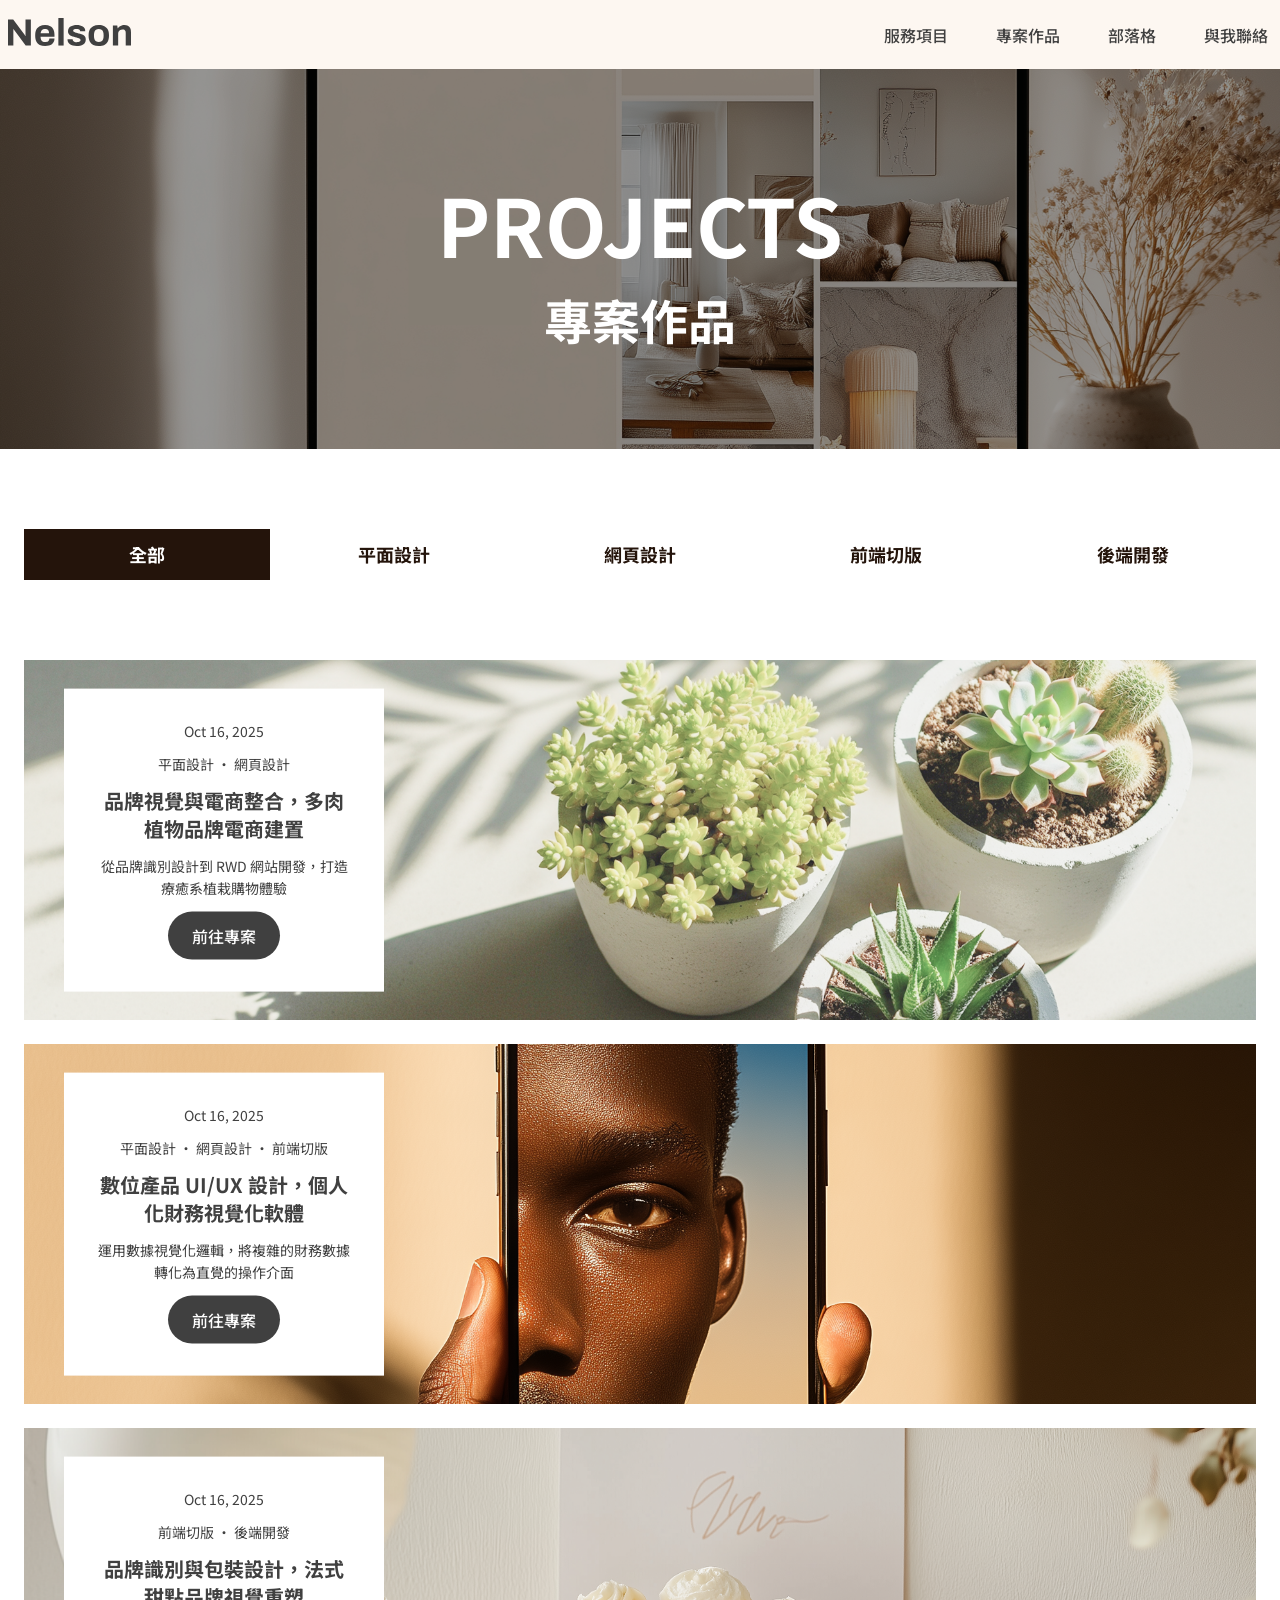
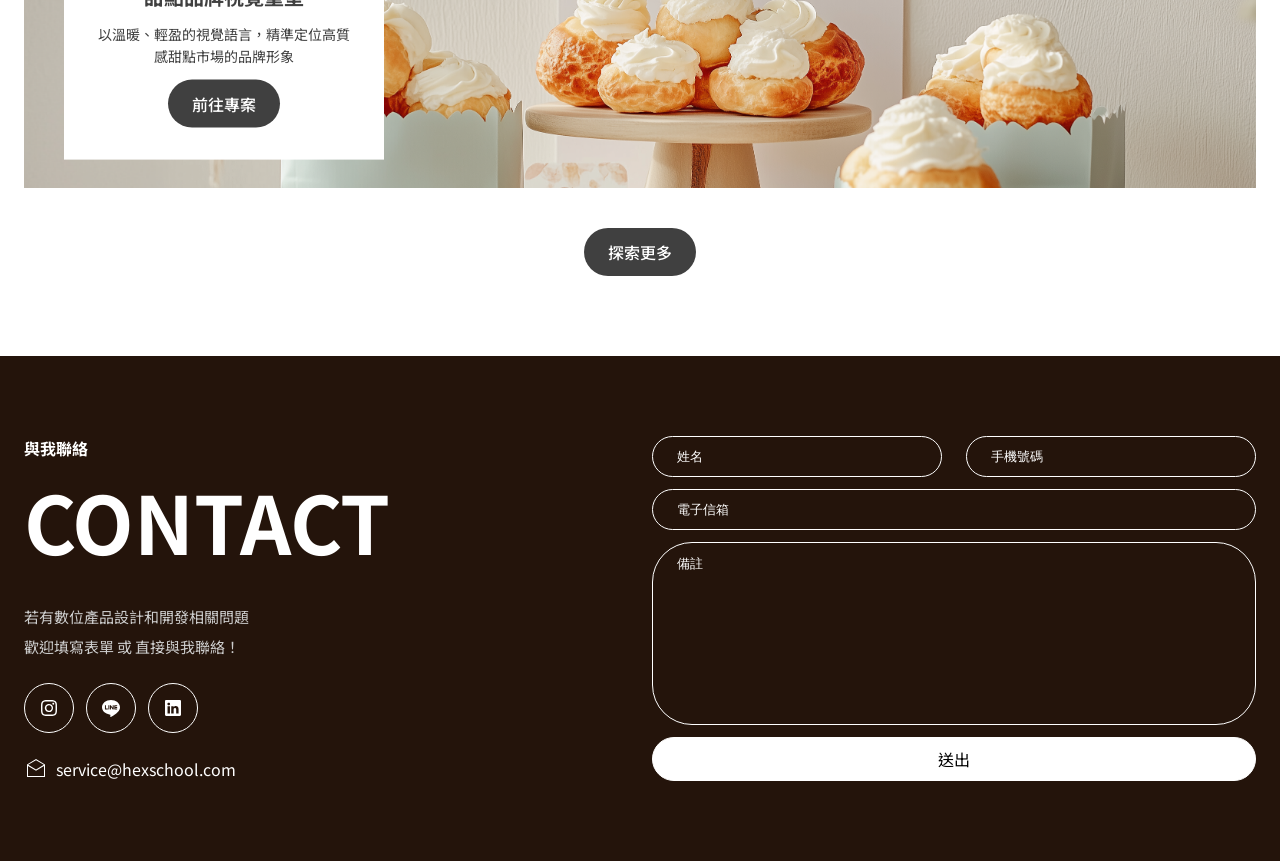
<file: project.html>
<!doctype html>
<html lang="en">
  <head>
    <meta charset="UTF-8" />
    <meta name="viewport" content="width=device-width, initial-scale=1.0" />
    <title>六角學院-最終任務</title>
    <link rel="stylesheet" href="./main.css" />
    <link rel="preconnect" href="https://fonts.googleapis.com" />
    <link rel="preconnect" href="https://fonts.gstatic.com" crossorigin />
    <link
      href="https://fonts.googleapis.com/css2?family=Noto+Sans+TC:wght@300;400;500;700&display=swap"
      rel="stylesheet"
    />
  </head>
  <body>
    <!-- 頂部導航 -->
    <header class="header">
      <h1 class="header__logo">
        <a href="./index.html"><img src="./img/logo.svg" alt="" /></a>
      </h1>

      <nav class="header__nav">
        <ul class="header__nav-list">
          <li class="header__nav-item">
            <a href="./services.html">服務項目</a>
          </li>
          <li class="header__nav-item">
            <a href="./project.html">專案作品</a>
          </li>
          <li class="header__nav-item"><a href="./blog.html">部落格</a></li>
          <li class="header__nav-item"><a href="#footer">與我聯絡</a></li>
        </ul>

        <!-- hamburger -->
        <div class="header__hambuger">
          <span></span>
          <span></span>
          <span></span>
        </div>
      </nav>
    </header>
    <!-- 手機板選單黑幕 -->
    <div class="overlay"></div>
    <!-- Part1 : 服務看板 -->
    <section class="projects-hero">
      <div class="projects-hero__heading">
        <p class="projects-hero__title">PROJECTS</p>
        <p class="projects-hero__subtitle">專案作品</p>
      </div>
    </section>
    <!-- Part2 : 專案作品 -->
     <div class="projects-container">
      <section class="projects">
      <!-- 頂部篩選按鈕 -->
      <div class="projects__filter">
        <ul class="projects__filter-list">
          <li class="projects__filter-item">
            <button class="projects__filter-btn projects__filter-btn--active">
              全部
            </button>
          </li>
          <li class="projects__filter-item">
            <button class="projects__filter-btn">平面設計</button>
          </li>
          <li class="projects__filter-item">
            <button class="projects__filter-btn">網頁設計</button>
          </li>
          <li class="projects__filter-item">
            <button class="projects__filter-btn">前端切版</button>
          </li>
          <li class="projects__filter-item">
            <button class="projects__filter-btn">後端開發</button>
          </li>
        </ul>
      </div>

      <!-- 下方專案作品卡片 -->
      <div class="projects__cards">
        <ul class="projects__list">
          <li class="projects__item">
            <div
              class="projects__card"
              style="background-image: url(&quot;./img/project1.png&quot;)"
            >
              <div class="projects__card-info">
                <p class="projects__card-date">Oct 16, 2025</p>
                <p class="projects__card-tag">平面設計 · 網頁設計</p>
                <p class="projects__card-title">
                  品牌視覺與電商整合，多肉植物品牌電商建置
                </p>
                <p class="projects__card-desc">
                  從品牌識別設計到 RWD 網站開發，打造療癒系植栽購物體驗
                </p>
                <button class="btn btn--primary projects__card-btn">
                  前往專案
                </button>
              </div>
              <div class="projects__card-image"></div>
            </div>
          </li>

          <li class="projects__item">
            <div
              class="projects__card"
              style="background-image: url(&quot;./img/project2.png&quot;)"
            >
              <div class="projects__card-info">
                <p class="projects__card-date">Oct 16, 2025</p>
                <p class="projects__card-tag">平面設計 · 網頁設計 · 前端切版</p>
                <p class="projects__card-title">
                  數位產品 UI/UX 設計，個人化財務視覺化軟體
                </p>
                <p class="projects__card-desc">
                  運用數據視覺化邏輯，將複雜的財務數據轉化為直覺的操作介面
                </p>
                <button class="btn btn--primary projects__card-btn">
                  前往專案
                </button>
              </div>
              <div class="projects__card-image"></div>
            </div>
          </li>

          <li class="projects__item">
            <div
              class="projects__card"
              style="background-image: url(&quot;./img/project3.png&quot;)"
            >
              <div class="projects__card-info">
                <p class="projects__card-date">Oct 16, 2025</p>
                <p class="projects__card-tag">前端切版 · 後端開發</p>
                <p class="projects__card-title">
                  品牌識別與包裝設計，法式甜點品牌視覺重塑
                </p>
                <p class="projects__card-desc">
                  以溫暖、輕盈的視覺語言，精準定位高質感甜點市場的品牌形象
                </p>
                <button class="btn btn--primary projects__card-btn">
                  前往專案
                </button>
              </div>
              <div class="projects__card-image"></div>
            </div>
          </li>
        </ul>
      </div>

      <!-- 探索更多按鈕 -->
      <div class="projects_more-btn">
        <button class="btn btn--primary">探索更多</button>
      </div>
    </section>
     </div>
    <!-- Part2 : 與我聯絡 -->
    <footer class="footer" id="footer">
      <div class="footer__container">
        <div class="footer__info">
          <div class="footer__info-upper">
            <div class="footer__heading">
              <p class="footer__label">與我聯絡</p>
              <h2 class="footer__title">CONTACT</h2>
            </div>
            <div class="footer__desc">
              <p class="footer__desc-text">若有數位產品設計和開發相關問題</p>
              <p class="footer__desc-text">歡迎填寫表單 或 直接與我聯絡！</p>
            </div>
          </div>
          <div class="footer__link">
            <a class="footer__email" href="mailto:service@hexschool.com"
              ><img src="./img/icon-email.svg" alt="" />service@hexschool.com</a
            >
            <div class="footer__links-btns">
              <button class="footer__links-btn">
                <img src="./img/icon-instagram.svg" alt="" />
              </button>
              <button class="footer__links-btn">
                <img src="./img/icon-line.svg" alt="" />
              </button>
              <button class="footer__links-btn">
                <img src="./img/icon-linkedin.svg" alt="" />
              </button>
            </div>
          </div>
        </div>
        <div class="footer__form-wrapper">
          <form class="footer__form" action="">
            <div class="footer__form-group">
              <input class="footer__input" type="text" placeholder="姓名" />
              <input class="footer__input" type="text" placeholder="手機號碼" />
            </div>
            <input class="footer__input" type="email" placeholder="電子信箱" />
            <textarea class="footer__textarea" placeholder="備註"></textarea>
            <button class="footer__btn" type="submit">送出</button>
          </form>
        </div>
        <div class="footer__link-mobile">
          <div class="footer__links-btns">
            <button class="footer__links-btn">
              <img src="./img/icon-instagram.svg" alt="" />
            </button>
            <button class="footer__links-btn">
              <img src="./img/icon-line.svg" alt="" />
            </button>
            <button class="footer__links-btn">
              <img src="./img/icon-linkedin.svg" alt="" />
            </button>
          </div>
          <a class="footer__email" href="mailto:service@hexschool.com"
            ><img src="./img/icon-email.svg" alt="" />service@hexschool.com</a
          >
        </div>
      </div>
    </footer>
    <!-- 專案彈窗 -->
    <div class="modal-overlay" id="modalOverlay">
      <div class="modal">
        <!-- 頂部導覽列 -->
        <div class="modal__nav">
          <button class="modal__close" id="modalClose">✕</button>
        </div>

        <!-- 專案圖片 -->
        <div class="modal__image-container">
            <img class="modal__image" src="./img/project1.png" alt="" />
        </div>

        <!-- 專案描述 -->
        <div class="modal__body">
          <!-- 標籤 + 日期 -->
          <div class="modal__meta">
            <p class="modal__tag">平面設計 · 網頁設計</p>
            <p class="modal__date">Oct 16, 2022</p>
          </div>
          <h2 class="modal__title">品牌視覺與電商整合，多肉植物品牌電商建置</h2>
          <p class="modal__subtitle">
            從品牌識別設計到 RWD 網站開發，打造療癒系植栽購物體驗
          </p>

          <div class="modal__content">
            <div class="modal__desc-area">
              <p class="modal__desc">
                我們將大自然的平靜感轉化為數位語彙，透過揉合大地色系與極簡排版，為「PLANTIQUE
                LIFE」建構出專屬的視覺靈魂。在開發過程中，我們秉持對細節的極致追求，確保從品牌
                Logo 到每一個組件的轉場，皆展現像素級的精準。
              </p>
              <div class="modal__info">
              <p class="modal__info-item">
                設計原則：植栽藝術、日系風格、暖陽視覺
              </p>
              <p class="modal__info-item">開發方式：Bootstrap、Javascript</p>
            </div>
            </div>
          </div>
        </div>
        <div class="modal__preview">
              <img
                class="modal__preview-image"
                src="./img/project-whole-image.png"
                alt=""
              />
            </div>
      </div>
      
    </div>
    <script src="./script.js"></script>
  </body>
</html>
</file>
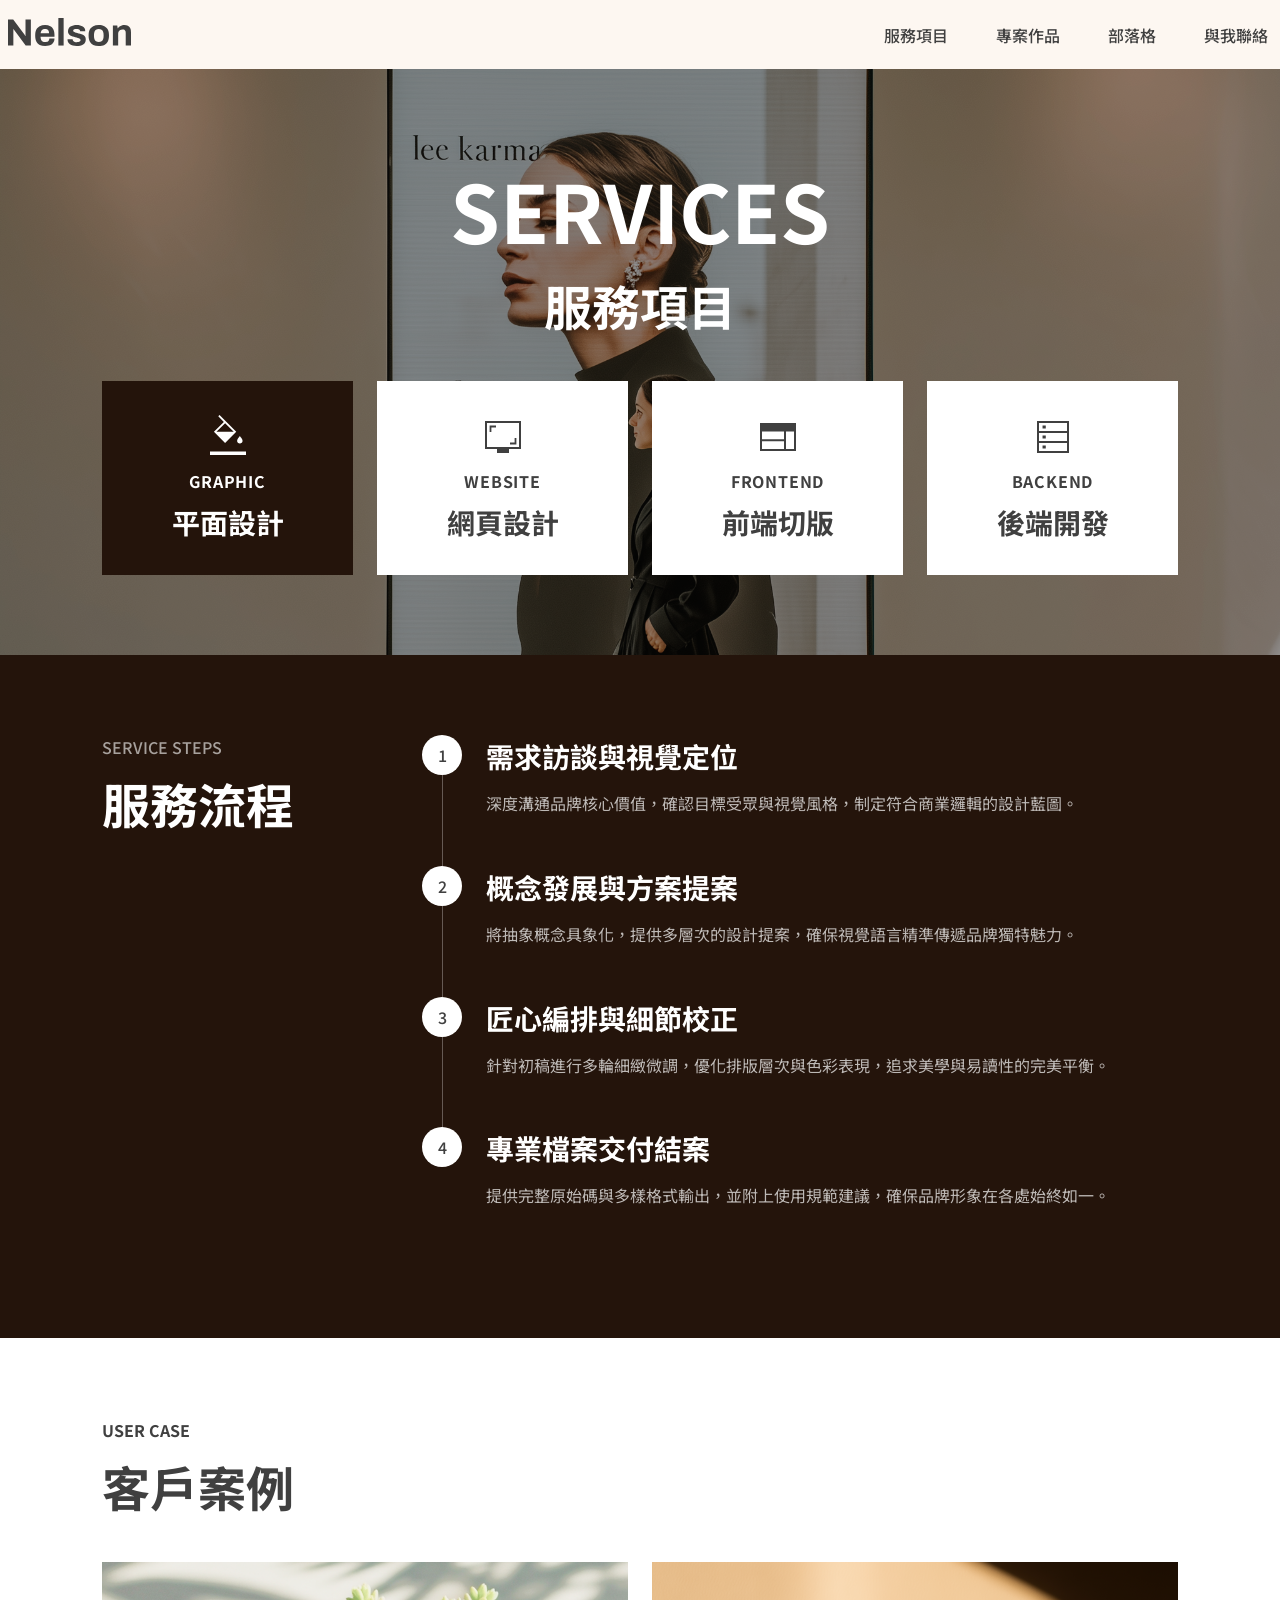
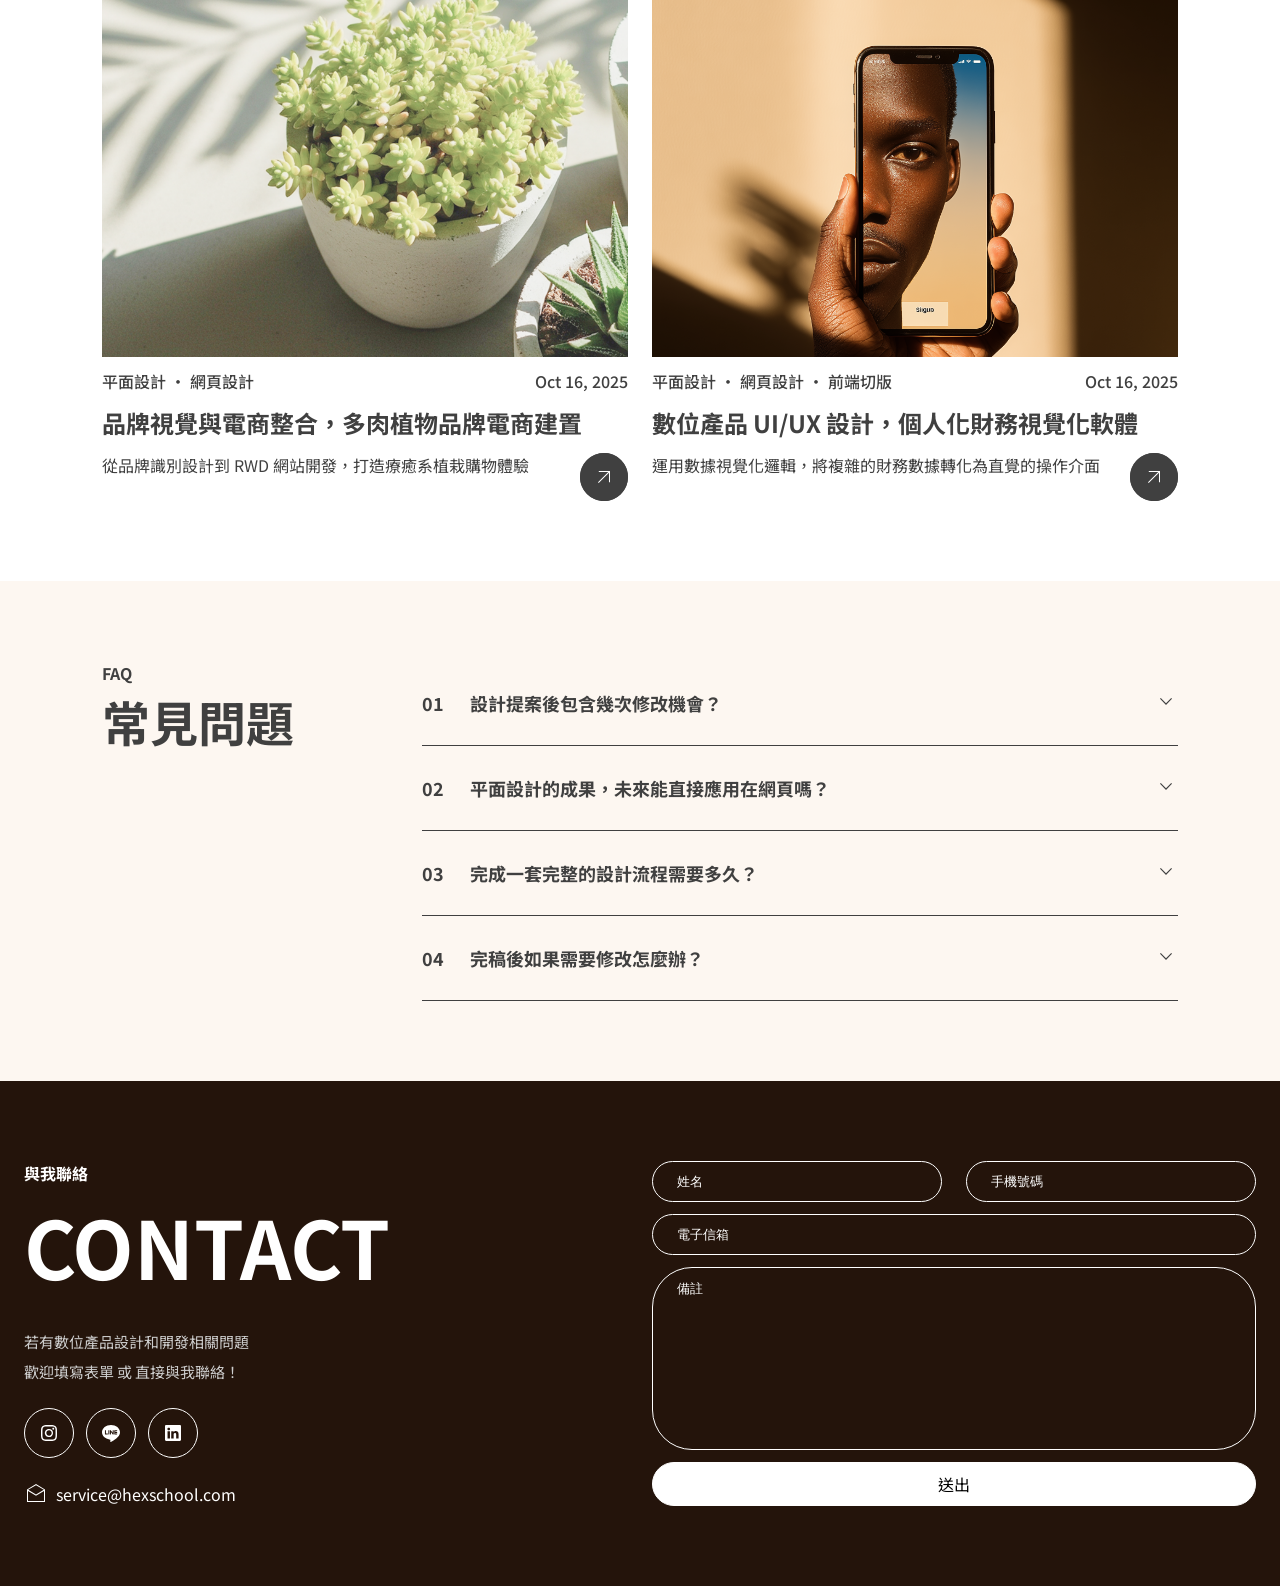
<file: services.html>
<!doctype html>
<html lang="en">
  <head>
    <meta charset="UTF-8" />
    <meta name="viewport" content="width=device-width, initial-scale=1.0" />
    <title>六角學院-最終任務</title>
    <link rel="stylesheet" href="./main.css" />
    <link rel="preconnect" href="https://fonts.googleapis.com" />
    <link rel="preconnect" href="https://fonts.gstatic.com" crossorigin />
    <link
      href="https://fonts.googleapis.com/css2?family=Noto+Sans+TC:wght@300;400;500;700&display=swap"
      rel="stylesheet"
    />
  </head>
  <body>
    <!-- 頂部導航 -->
    <header class="header">
      <h1 class="header__logo">
        <a href="./index.html"><img src="./img/logo.svg" alt="" /></a>
      </h1>

      <nav class="header__nav">
        <ul class="header__nav-list">
          <li class="header__nav-item"><a href="./services.html">服務項目</a></li>
          <li class="header__nav-item"><a href="./project.html">專案作品</a></li>
          <li class="header__nav-item"><a href="./blog.html">部落格</a></li>
          <li class="header__nav-item"><a href="#footer">與我聯絡</a></li>
        </ul>

        <!-- hamburger -->
        <div class="header__hambuger">
          <span></span>
          <span></span>
          <span></span>
        </div>
      </nav>
    </header>
    <!-- 手機板選單黑幕 -->
    <div class="overlay"></div>
    <!-- Part1 : 服務看板 -->
    <section class="service-hero">
      <div class="service-hero__heading">
        <p class="service-hero__title">SERVICES</p>
        <p class="service-hero__subtitle">服務項目</p>
      </div>

      <div class="service-hero__nav">
        <ul class="service-hero__nav-list">
          <li class="service-hero__nav-item service-hero__nav-item--active">
            <img
              class="service-hero__nav-icon"
              src="./img/service-icon1-white.svg"
              alt=""
            />
            <p class="service-hero__nav-en">GRAPHIC</p>
            <p class="service-hero__nav-zh">平面設計</p>
          </li>
          <li class="service-hero__nav-item">
            <img
              class="service-hero__nav-icon"
              src="./img/service-icon2.svg"
              alt=""
            />
            <p class="service-hero__nav-en">WEBSITE</p>
            <p class="service-hero__nav-zh">網頁設計</p>
          </li>
          <li class="service-hero__nav-item">
            <img
              class="service-hero__nav-icon"
              src="./img/service-icon3.svg"
              alt=""
            />
            <p class="service-hero__nav-en">FRONTEND</p>
            <p class="service-hero__nav-zh">前端切版</p>
          </li>
          <li class="service-hero__nav-item">
            <img
              class="service-hero__nav-icon"
              src="./img/service-icon4.svg"
              alt=""
            />
            <p class="service-hero__nav-en">BACKEND</p>
            <p class="service-hero__nav-zh">後端開發</p>
          </li>
        </ul>
      </div>
    </section>
    <!-- Part2 : 服務流程 -->
    <div class="service-container">
      <section class="service-flow">
        <!-- 左側標題 -->
        <div class="service-flow__heading">
          <p class="service-flow__label">SERVICE STEPS</p>
          <h2 class="service-flow__title">服務流程</h2>
        </div>

        <!-- 右側步驟列表 -->
        <ol class="service-flow__list">
          <li class="service-flow__item">
            <div class="service-flow__step-wrapper">
              <div class="service-flow__step">1</div>
            </div>
            <div class="service-flow__body">
              <h3 class="service-flow__item-title">需求訪談與視覺定位</h3>
              <p class="service-flow__item-desc">
                深度溝通品牌核心價值，確認目標受眾與視覺風格，制定符合商業邏輯的設計藍圖。
              </p>
            </div>
          </li>
          <li class="service-flow__item">
            <div class="service-flow__step-wrapper">
              <div class="service-flow__step">2</div>
            </div>
            <div class="service-flow__body">
              <h3 class="service-flow__item-title">概念發展與方案提案</h3>
              <p class="service-flow__item-desc">
                將抽象概念具象化，提供多層次的設計提案，確保視覺語言精準傳遞品牌獨特魅力。
              </p>
            </div>
          </li>
          <li class="service-flow__item">
            <div class="service-flow__step-wrapper">
              <div class="service-flow__step">3</div>
            </div>
            <div class="service-flow__body">
              <h3 class="service-flow__item-title">匠心編排與細節校正</h3>
              <p class="service-flow__item-desc">
                針對初稿進行多輪細緻微調，優化排版層次與色彩表現，追求美學與易讀性的完美平衡。
              </p>
            </div>
          </li>
          <li class="service-flow__item">
            <div class="service-flow__step-wrapper">
              <div class="service-flow__step">4</div>
            </div>
            <div class="service-flow__body">
              <h3 class="service-flow__item-title">專業檔案交付結案</h3>
              <p class="service-flow__item-desc">
                提供完整原始碼與多樣格式輸出，並附上使用規範建議，確保品牌形象在各處始終如一。
              </p>
            </div>
          </li>
        </ol>
      </section>
    </div>
    <!-- Part3 : 客戶案例 -->
    <div class="service-case-container">
      <section class="service-case">
        <!-- 上方標題 -->
        <div class="service-case__heading">
          <p class="service-case__label">USER CASE</p>
          <h2 class="service-case__title">客戶案例</h2>
        </div>

        <!-- 下方卡片列表 -->
        <ul class="service-case__list">
          <li class="service-case__item">
            <div class="service-case__card">
              <img
                class="service-case__card-image"
                src="./img/project1.png"
                alt=""
              />
              <div class="service-case__card-body">
                <div class="service-case__card-tag-area">
                    <p class="service-case__card-tag">平面設計 · 網頁設計</p>
                    <p class="service-case__card-date">Oct 16, 2025</p>
                </div>
                <p class="service-case__card-title">
                  品牌視覺與電商整合，多肉植物品牌電商建置
                </p>
                <div class="service-case__card-desc-area">
                    <p class="service-case__card-desc">
                  從品牌識別設計到 RWD 網站開發，打造療癒系植栽購物體驗
                </p>
                <button class="btn--primary service-case__card-btn">
                  <img src="./img/icon-filled-btn.svg" alt="">
                </button>
                </div>
              </div>
            </div>
          </li>
          <li class="service-case__item">
            <div class="service-case__card">
              <img
                class="service-case__card-image"
                src="./img/project2.png"
                alt=""
              />
              <div class="service-case__card-body">
                <div class="service-case__card-tag-area">
                     <p class="service-case__card-tag">
                    平面設計 · 網頁設計 · 前端切版
                  </p>
                  <p class="service-case__card-date">Oct 16, 2025</p>
                </div>
                <p class="service-case__card-title">
                  數位產品 UI/UX 設計，個人化財務視覺化軟體
                </p>
                <div class="service-case__card-desc-area">
                      <p class="service-case__card-desc">
                  運用數據視覺化邏輯，將複雜的財務數據轉化為直覺的操作介面
                </p>
                <button class="btn--primary service-case__card-btn">
                  <img src="./img/icon-filled-btn.svg" alt="">
                </button>
                </div>
              </div>
            </div>
          </li>
        </ul>
      </section>
    </div>
    <!-- Part4 : 常見問題 -->
<div class="service-qa-container">
  <section class="service-qa">

    <!-- 左側標題 -->
    <div class="service-qa__heading">
      <p class="service-qa__label">FAQ</p>
      <h2 class="service-qa__title">常見問題</h2>
    </div>

    <!-- 右側手風琴 -->
<ul class="service-qa__list">

  <li class="service-qa__item">
    <details class="service-qa__details">
      <summary class="service-qa__question">
        <span class="service-qa__number">01</span>
        <span class="service-qa__text">設計提案後包含幾次修改機會？</span>
        <span class="service-qa__icon"><img src="./img/icon-arrow-down.svg" alt=""></span>
      </summary>
      <p class="service-qa__answer">每項設計提案皆包含合理範圍內的調整服務，通常提供 2～3 次細節優化機會。我們重視溝通品質與成果完整度，將依據品牌需求細緻調整，確保最終呈現符合期待。</p>
    </details>
  </li>

  <li class="service-qa__item">
    <details class="service-qa__details">
      <summary class="service-qa__question">
        <span class="service-qa__number">02</span>
        <span class="service-qa__text">平面設計的成果，未來能直接應用在網頁嗎？</span>
        <span class="service-qa__icon"><img src="./img/icon-arrow-down.svg" alt=""></span>
      </summary>
      <p class="service-qa__answer">可以。設計階段會同步考量數位應用情境，包含版面結構、視覺層級與跨裝置呈現，使成果能順暢延伸至網站開發與品牌數位體驗。</p>
    </details>
  </li>

  <li class="service-qa__item">
    <details class="service-qa__details">
      <summary class="service-qa__question">
        <span class="service-qa__number">03</span>
        <span class="service-qa__text">完成一套完整的設計流程需要多久？</span>
        <span class="service-qa__icon"><img src="./img/icon-arrow-down.svg" alt=""></span>
      </summary>
      <p class="service-qa__answer">視專案複雜度而定，一般約需 10 到 14 個工作日。透過嚴格執行的「四步驟流程」，我們能確保每個階段都有明確的進度產出，有效避免時程延宕。若有特定的上線期限，歡迎在訪談階段提出，我會為您評估最合適的排程。</p>
    </details>
  </li>

  <li class="service-qa__item">
    <details class="service-qa__details">
      <summary class="service-qa__question">
        <span class="service-qa__number">04</span>
        <span class="service-qa__text">完稿後如果需要修改怎麼辦？</span>
        <span class="service-qa__icon"><img src="./img/icon-arrow-down.svg" alt=""></span>
      </summary>
      <p class="service-qa__answer">視專案複雜度而定，一般約需 10 到 14 個工作日。透過嚴格執行的「四步驟流程」，我們能確保每個階段都有明確的進度產出，有效避免時程延宕。若有特定的上線期限，歡迎在訪談階段提出，我會為您評估最合適的排程。</p>
    </details>
  </li>

</ul>

  </section>
</div>
    <!-- Part5 : 與我聯絡 -->
    <footer class="footer" id="footer">
      <div class="footer__container">
        <div class="footer__info">
          <div class="footer__info-upper">
            <div class="footer__heading">
              <p class="footer__label">與我聯絡</p>
              <h2 class="footer__title">CONTACT</h2>
            </div>
            <div class="footer__desc">
              <p class="footer__desc-text">若有數位產品設計和開發相關問題</p>
              <p class="footer__desc-text">歡迎填寫表單 或 直接與我聯絡！</p>
            </div>
          </div>
          <div class="footer__link">
            <a class="footer__email" href="mailto:service@hexschool.com"
              ><img src="./img/icon-email.svg" alt="" />service@hexschool.com</a
            >
            <div class="footer__links-btns">
              <button class="footer__links-btn">
                <img src="./img/icon-instagram.svg" alt="" />
              </button>
              <button class="footer__links-btn">
                <img src="./img/icon-line.svg" alt="" />
              </button>
              <button class="footer__links-btn">
                <img src="./img/icon-linkedin.svg" alt="" />
              </button>
            </div>
          </div>
        </div>
        <div class="footer__form-wrapper">
          <form class="footer__form" action="">
            <div class="footer__form-group">
              <input class="footer__input" type="text" placeholder="姓名" />
              <input class="footer__input" type="text" placeholder="手機號碼" />
            </div>
            <input class="footer__input" type="email" placeholder="電子信箱" />
            <textarea class="footer__textarea" placeholder="備註"></textarea>
            <button class="footer__btn" type="submit">送出</button>
          </form>
        </div>
        <div class="footer__link-mobile">
          <div class="footer__links-btns">
            <button class="footer__links-btn">
              <img src="./img/icon-instagram.svg" alt="" />
            </button>
            <button class="footer__links-btn">
              <img src="./img/icon-line.svg" alt="" />
            </button>
            <button class="footer__links-btn">
              <img src="./img/icon-linkedin.svg" alt="" />
            </button>
          </div>
          <a class="footer__email" href="mailto:service@hexschool.com"
            ><img src="./img/icon-email.svg" alt="" />service@hexschool.com</a
          >
        </div>
      </div>
    </footer>
    <script src="./script.js"></script>
  </body>
</html>
</file>
<file: main.css>
html, body, div, span, applet, object, iframe,
h1, h2, h3, h4, h5, h6, p, blockquote, pre,
a, abbr, acronym, address, big, cite, code,
del, dfn, em, img, ins, kbd, q, s, samp,
small, strike, strong, sub, sup, tt, var,
b, u, i, center,
dl, dt, dd, ol, ul, li,
fieldset, form, label, legend,
table, caption, tbody, tfoot, thead, tr, th, td,
article, aside, canvas, details, embed, 
figure, figcaption, footer, header, hgroup, 
menu, nav, output, ruby, section, summary,
time, mark, audio, video {
	margin: 0;
	padding: 0;
	border: 0;
	font-size: 100%;
	font: inherit;
	vertical-align: baseline;
}
article, aside, details, figcaption, figure, 
footer, header, hgroup, menu, nav, section {
	display: block;
}

*,
*::before,
*::after {
  box-sizing: border-box;
}

::-webkit-scrollbar {
  width: 10px;
}

::-webkit-scrollbar-track {
  background: white;
}

::-webkit-scrollbar-thumb {
  background: #404040;
  border-radius: 999px;
  border: 3px solid white;
}

::-webkit-scrollbar-thumb:hover {
  background: #404040;
}

body {
	line-height: 1.5;
  color: #404040;
  background-color: #FDF7F1;
  font-family: "Noto Sans TC", sans-serif;
}

@media (min-width: 769px) {
  .header,
  .hero__container,
  .services-container,
  .projects,
  .blogs,
  .subscription__container,
  .footer__container,
  .blog-list,
  .blog-post-breadcrumb__container {
    width: min(calc(100% - 48px), 1296px);
    padding-inline: 0;
  }

  .blog-post-detail__container,
  .service-hero__nav,
  .service-flow,
  .service-case,
  .service-qa {
    width: min(calc(100% - 48px), 1076px);
    padding-inline: 0;
  }
}

ol, ul {
	list-style: none;
}
blockquote, q {
	quotes: none;
}
blockquote:before, blockquote:after,
q:before, q:after {
	content: '';
	content: none;
}
table {
	border-collapse: collapse;
	border-spacing: 0;
}

button {
  border: none;
  background: none;
  padding: 0;
  cursor: pointer;
  font: inherit;
}

.scroll-reveal {
  opacity: 0;
  transform: translate3d(0, 40px, 0);
  transition:
    opacity 0.7s ease,
    transform 0.7s cubic-bezier(0.22, 1, 0.36, 1);
  transition-delay: var(--reveal-delay, 0s);
  will-change: opacity, transform;
}

.scroll-reveal.is-visible {
  opacity: 1;
  transform: translate3d(0, 0, 0);
}

@media (prefers-reduced-motion: reduce) {
  .scroll-reveal {
    opacity: 1;
    transform: none;
    transition: none;
  }
}

.header {
    display: flex;
    justify-content: space-between;
    align-items: center;
    padding: 12px 0px;
    margin: 0 auto;
    width: 100%;
    max-width: 1296px;
    font-weight: 500;
    position: relative;
    z-index: 1000;
}

.header__logo {
    padding: 6px 8px;
}

.header__nav {
    display: flex;
    align-items: center;
}

.header__nav-list {
    display: flex;
    align-items: center;
    gap: 24px;
    font-size: 16px;
}

.header__nav-item {
    padding: 4px 12px;
}

.header__nav-item > a {
  all:unset;
  cursor: pointer;
}

.header__hambuger {
    display: none;
    justify-content: center;
    align-items: center;
    width: 40px;
    height: 40px;
    position: relative;
    cursor: pointer;
    z-index: 1001;
}

.header__hambuger span {
    position: absolute;
    width: 20px;
    height: 2px;
    background: #000;
    transition: .3s;
}

.header__hambuger span:nth-child(1) {
    top: 12px;
}

.header__hambuger span:nth-child(2) {
    top: 19px;
}

.header__hambuger span:nth-child(3) {
    top: 26px;
}

.overlay {
    position: fixed;
    inset: 0;
    background: rgba(0,0,0,.5);
    opacity: 0;
    visibility: hidden;
    transition: .3s;
    z-index: 998;
    margin-top: 44px;
}

@media (max-width: 768px) {

    .header {
        padding: 12px;
        position: sticky;
        top: 0;
        background: #FDF7F1;
        z-index: 1002;
    }

    .header__hambuger {
        display: flex;
    }

    .header__nav-list {
        position: fixed;
        top: -100%;
        left: 0;
        width: 100%;
        height: auto;
        background: #FDF7F1;
        display: flex;
        flex-direction: column;
        align-items: center;
        gap: 12px;
        overflow-y: auto;
        padding: 12px 0 24px;
        transition: .4s ease;
        z-index: 999;
    }

    body.menu-open .header__nav-list {
        top: 57px;
    }

    .overlay {
        top: 52px;
        margin-top: 0;
    }

    body.menu-open .overlay {
        opacity: 1;
        visibility: visible;
    }

    body.menu-open .header__hambuger span:nth-child(1) {
        transform: rotate(45deg);
        top: 19px;
    }

    body.menu-open .header__hambuger span:nth-child(2) {
        opacity: 0;
    }

    body.menu-open .header__hambuger span:nth-child(3) {
        transform: rotate(-45deg);
        top: 19px;
    }
}

.hero {
  overflow: hidden;
}


.hero__container {
  display: flex;
  justify-content: space-between;
  align-items: center;
  gap: 48px;
  max-width: 1296px;
  margin: 0 auto;
  height: 800px;
}

.hero__content {
  flex: 1;
  display: flex;
  flex-direction: column;
  position: relative;
}

.hero__flowerdeco {
  position: absolute;
  left: -226px;
  top: -156px;
}

.hero__flowerdeco2 {
  width: 80px;
  height: 80px;
  position: absolute;
  right: 106px;
  bottom: -36px;
}

.hero__winddeco {
  position: absolute;
  left: -90px;
  top: -100px;
}

.hero__winddeco2 {
  position: absolute;
  right: 200px;
  bottom: -120px;
}

.hero__winddeco3 {
  display: none;
}

.hero__text {
  display: flex;
  flex-direction: column;
  gap: 24px
}

.hero__greeting {
  font-size: 80px;
  font-weight: 700;
}

.hero__desc {
  font-size: 16px;
  font-weight: 500;
  margin-bottom: 60px;
}

.hero__actions {
  display: flex;
  gap: 16px;
}

.btn {
  padding: 12px 24px; 
  border-radius: 999px;
  font-size: 16px;
  font-weight: 500;
  cursor: pointer;
  transition: all 0.2s ease;
}

.btn--primary {
  background-color: #404040;
  color: #fff;
}

.btn--primary:hover {
  background-color: #333;
}

.btn--outline {
  background-color: transparent;
  color: #404040;
  border: 2px solid #404040;
}

.btn--outline:hover {
  background-color: #404040;
  color: #fff;
}

.hero__image {
  flex: 1;
  height: 100%;
  min-height: 300px;
  background-image: url('./img/hero.png');
  background-size: cover;
  background-position: center;
  position: relative;
}

.hero__deco1 {
  height: 198px;
  width: 200px;
  position: absolute;
  top: 97px;
  left: -97px;
}

.hero__deco2 {
  height: 137px;
  width: 160px;
  position: absolute;
  bottom: 87px;
  right: -87px;
}

@media (max-width: 1296px) {
  .hero__container {
    overflow: hidden;
  }
}

@media (max-width: 768px) {
  .hero__container {
    flex-direction: column-reverse;
    height: auto;
    padding: 0 12px 24px 12px;
    gap: 24px;
  }

  .btn {
    padding: 12px 20px; 
  }

  .hero__image {
    width: 100%;
  }

  
  .hero__text {
    gap: 12px
  }


  .hero__greeting {
    font-size: 40px;
  }

  .hero__desc {
    font-size: 14px;
    margin-bottom: 32px;
  }

  .hero__deco1 {
    height: 80px;
    width: 79px;
    position: absolute;
    top: 27px;
    left: -27px;
  }

  .hero__deco2 {
    height: 80px;
    width: 69px;
    position: absolute;
    bottom: 33px;
    right: -33px;
  }

  .hero__flowerdeco {
    display: none;
  }

  .hero__flowerdeco2 {
    right: 22px;
    top: 14px;
  }

  .hero__winddeco {
    display: none;
  }

  .hero__winddeco2 {
    display: none;
  }

  .hero__winddeco3 {
    display: flex;
    position: absolute;
    right: 102px;
    top: 0px;
  }
}

.services {
  padding: 80px 0;
  background-color: #24140B;
}

.services-container {
  max-width: 1296px;
  margin: 0 auto;
}

.services__header {
  font-weight: 700;
  color: white;
  margin-bottom: 40px;
}

.services__label {
  font-size: 16px;
}

.services__title {
  font-size: 80px;
}

.services__list {
  display: flex;
  gap: 24px;
  width: 100%;
  list-style: none;
  margin: 0;
  padding: 0;
  width: 100%;
  overflow-x: auto;
}

.services__list::-webkit-scrollbar {
  display: none;
}

.services__card {
  background-color: white;
  padding: 24px;
  display: flex;
  flex-direction: column;
  flex-shrink: 0;
  flex: 0 0 auto;
  width: 300px;
  gap: 12px;
  transition: box-shadow 0.2s ease, transform 0.2s ease;
}

.services__card-header {
  display: flex;
  justify-content: space-between;
}

.services__card:hover {
  box-shadow: 0 8px 24px rgba(0, 0, 0, 0.08);
  transform: translateY(-4px);
}

.services__card-tag {
  font-size: 16px;
  font-weight: 700;
}

.services__card-title {
  font-size: 28px;
  font-weight: 700;
}

.services__card-desarea {
    display: flex;
    justify-content: space-between;
    gap: 12px;
}

.services__card-desc {
  font-size: 16px;
  font-weight: 500;
}

.services__card-desarea button {
  display: flex;
  align-items: center;
  justify-content: center;
  border-radius: 999px;
  transition: transform 0.2s ease, filter 0.2s ease;
}

.services__card-desarea button:hover {
  transform: translateX(4px);
  filter: brightness(0.92);
}

@media (max-width: 768px) {
  .services {
    padding: 40px 12px;
  }

  .services__header {
    margin-bottom: 24px;
  }

  .services__label {
    font-size: 14px;
  }

  .services__title {
    font-size: 40px;
  }

  .services__card-tag {
    font-size: 14px;
  }

  .services__card {
    padding: 12px;
  }

  .services__card-title {
    font-size: 24px;
  }

  .services__card-desc {
    font-size: 14px;
  }
}

.projects-container {
  background-color: white;
}

.projects {
  max-width: 1296px;
  margin: 0 auto;
  padding: 80px 0;
  display: flex;
  flex-direction: column;
  gap: 40px;
}

.projects__header {
  text-align: center;
  font-weight: 700;
}

.projects__label {
  font-size: 16px;
}

.projects__title {
  font-size: 80px;
}

.projects__list {
  display: flex;
  flex-direction: column;
  gap: 24px;
}

.projects__card {
  position: relative;
  height: 360px;
  background-size: cover;
  background-position: center;
  overflow: hidden;
  transition: transform 0.2s ease, box-shadow 0.2s ease;
}

.projects__card-info {
  position: absolute;        top: 50%;
  left: 40px;
  transform: translateY(-50%);
  z-index: 1;
  display: flex;
  flex-direction: column;
  gap: 12px;
  padding: 32px;
  width: 320px;
  background-color: #fff;    box-sizing: border-box;
}

.projects__card-date {
  font-size: 14px;
  text-align: center;
}

.projects__card-tag {
  font-size: 14px;
  text-align: center;
}

.projects__card-title {
  font-size: 20px;
  font-weight: 700;
  text-align: center;
  line-height: 1.4;
}

.projects__card-desc {
  font-size: 14px;
  line-height: 1.6;
  text-align: center;
}

.projects__card-btn {
  width: fit-content;
  margin: 0 auto;
}

.projects__footer {
    display: flex;
    justify-content: center;
    align-items: center;
}

@media (max-width: 768px) {
  .projects {
    padding: 40px 12px;
    gap: 24px;
  }

  .projects__label {
    font-size: 14px;
  }

  .projects__title {
    font-size: 40px;
  }

  .projects__card {
    height: auto;
    display: flex;
    flex-direction: column;
    background-position: center bottom;
  }

  .projects__card::before {
    content: '';
    display: block;
    height: 280px;
  }

  .projects__card-info {
    position: static;
    transform: none;
    width: auto;              max-width: 100%;
    left: auto;
    top: auto;
    padding: 24px;
    margin: 16px;             background-color: #fff;
    box-sizing: border-box;
  }
}

.blogs {
  display: flex;
  flex-direction: column;
  max-width: 1296px;
  margin: 0 auto;
  padding: 80px 0;
  gap: 40px;
}

.blogs__header {
  display: flex;
  justify-content: space-between;
  font-weight: 700;
}

.blogs__label {
  font-size: 16px;
}

.blogs__title {
  font-size: 80px;
}

.blogs__btn {
  align-self: center;
  margin-top: 8px;
  padding: 10px 24px;
  border-radius: 999px;
  border: 2px solid #404040;
  background-color: transparent;
  color: #404040;
  font-size: 14px;
  font-weight: 500;
  cursor: pointer;
  transition: all 0.2s ease;
}

.blogs__btn:hover {
  background-color: #404040;
  color: #fff;
}

.blogs__cards {
  overflow-x: auto;
  -webkit-overflow-scrolling: touch;
  scrollbar-width: none;
}
.blogs__cards::-webkit-scrollbar {
  display: none;
}

.blogs__cards-list {
  display: flex;
  gap: 24px;
  width: max-content;
  list-style: none;
  padding: 8px 0 16px;
  margin: 0;
}

.blogs__card {
  width: 416px;
  flex-shrink: 0;
  overflow: hidden;
  display: flex;
  flex-direction: column;
}

.blogs__card-image {
  width: 100%;
  aspect-ratio: 16 / 9;
  object-fit: cover;
  display: block;
}

.blogs__card-body {
  padding: 12px 0px 0px;
  display: flex;
  flex-direction: column;
  gap: 8px;
  flex: 1;
}

.blogs__card-label {
  font-size: 16px;
  font-weight: 500;
}

.blogs__card-title {
  font-size: 24px;
  font-weight: 700;
}

.blogs__card-meta {
  display: flex;
  justify-content: space-between;
}

.blogs__card-stats {
  display: flex;
  gap: 12px;
}

.blogs__card-views,.blogs__card-shares {
  display: flex;
  align-items: center;
  gap: 4px;
}

@media (max-width: 768px) {
  .blogs {
    padding: 40px 12px;
    gap: 20px;
  }

  .blogs__label {
    font-size: 14px;
  }

  .blogs__title {
    font-size: 40px;
  }

  .blogs__btn {
    padding: 12px 20px;
  }

  .blogs__card {
    width: 260px;
  }

  .blogs__card-label {
    font-size: 14px;
  }

  .blogs__card-title {
    font-size: 20px;
  }

  .blogs__card-meta {
    font-size: 13px;
  }
}

.subscription {
  background-image: url('./img/subscription-bg.png');
  background-size: cover;
  background-position: left center;
  background-repeat: no-repeat;
  max-height: 440px;
  position: relative;
}

.subscription::before {
  content: '';
  position: absolute;
  inset: 0;
  background: rgba(0, 0, 0, 0.5); z-index: 0;
}

.subscription__container {
  position: relative;
  z-index: 1;
}

.subscription__container {
  display: flex;
  align-items: center;
  gap: 48px;
  max-width: 1296px;
  margin: 0 auto;
}

.subscription__deco {
  width: 526px;
  max-width: 526px;
}

.subscription__deco-image {
  width: 100%;
  height: 440px;
  max-height: 440px;
  display: block;
  object-fit: cover;
  object-position: center;
}

.subscription__form-wrapper {
  flex: 1;
  display: flex;
  flex-direction: column;
  gap: 24px;
  color: white;
  padding: 40px 80px;
}

.subscription__label {
  font-size: 16px;
}

.subscription__title {
  font-size: 80px;
  font-weight: 700;
}

.subscription__desc {
  font-size: 16px;
}

.subscription__input-group {
  display: flex;
  border: 1px solid white;
  align-items: center;
  border-radius: 40px;
  overflow: hidden;
}

.subscription__input {
  all: unset;
  flex: 1;
  background-color: transparent;
  height: 44px;
  padding: 8px 24px;
  font-size: 14px;
  outline: none;
  transition: border-color 0.2s;
}

.subscription__input::placeholder {
  color: white;
}

.subscription__input:focus {
  border-color: #111;
}

.subscription__btn {
  height: 44px;
  margin-right: 10px;
  padding: 0 20px;
  font-size: 14px;
  background-color: white;
  color: #111;
  border-radius: 999px;
  cursor: pointer;
  transition: background 0.2s, color 0.2s;
  white-space: nowrap;
}

.subscription__btn:hover {
  background: #111;
  color: #fff;
}

@media (max-width: 900px) {
  .subscription {
    max-height: none;
  }

  .subscription__container {
    flex-direction: column;
    gap: 0px;
  }

  .subscription__deco {
    width: 100%;
    max-width: 100%;
  }

  .subscription__deco-image {
    height: auto;
    max-height: 300px;
  }

  .subscription__form-wrapper {
    padding: 40px 12px;
    gap: 12px;
    max-width: 100%;
  }

  .subscription__label {
    font-size: 14px;
  }

  .subscription__title {
    font-size: 40px;
  }

  .subscription__desc {
    font-size: 14px;
  }
}

.footer {
  background-color: #24140B;
  color: #fff;
}

.footer__container {
  display: flex;
  align-items: stretch;
  gap: 24px;
  max-width: 1296px;
  margin: 0 auto;
  padding: 80px 0;
}

.footer__info {
  flex: 1;
  display: flex;
  flex-direction: column;
  justify-content: space-between;
  gap: 24px;
}

.footer__info-upper {
  display: flex;
  flex-direction: column;
  gap: 24px;
}

.footer__heading {
  font-weight: 700;
}

.footer__label {
  font-size: 16px;
}

.footer__title {
  font-size: 80px;
}

.footer__desc {
  display: flex;
  flex-direction: column;
  gap: 4px;
}

.footer__desc-text {
  font-size: 15px;
  color: #ccc;
  line-height: 1.7;
  margin: 0;
}

.footer__link {
  display: flex;
  flex-direction: column-reverse;
  gap: 24px;
}

.footer__link-mobile {
  display: none;
}

.footer__email {
  display: flex;
  align-items: center;
  color: #fff;
  text-decoration: none;
  gap: 8px;
}

.footer__email:hover {
  color: #aaa;
}

.footer__links-btns {
  display: flex;
  gap: 12px;
}

.footer__links-btn {
  all: unset;
  display: flex;
  align-items: center;
  justify-content: center;
  padding: 12px;
  border-radius: 999px;
  border: 1px solid white;
  transition: background-color 0.2s ease, border-color 0.2s ease,
    transform 0.2s ease;
}

.footer__links-btn:hover {
  background-color: rgba(255, 255, 255, 0.12);
  border-color: rgba(255, 255, 255, 0.72);
  transform: translateY(-2px);
}

.footer__form-wrapper {
  flex: 1;
  display: flex;
  flex-direction: column;
}

.footer__form {
  display: flex;
  flex-direction: column;
  gap: 12px;
  font-size: 16px;
  flex: 1;
}

.footer__form-group {
  display: flex;
  gap: 24px;
}

.footer__input,
.footer__textarea {
  width: 100%;
  padding: 12px 24px;
  color: #fff;
  background: transparent;
  border: 1px solid white;
  border-radius: 40px;
  outline: none;
  transition: border-color 0.2s;
  box-sizing: border-box;
}

.footer__input::placeholder,
.footer__textarea::placeholder {
  color: white;
}

.footer__input:focus,
.footer__textarea:focus {
  border-color: #fff;
}

.footer__textarea {
  flex: 1;
  height: 120px;
  resize: none;
}

.footer__btn {
  height: 44px;
  background: white;
  border: 1px solid #fff;
  border-radius: 40px;
  cursor: pointer;
  transition: background 0.2s, color 0.2s;
}

.footer__btn:hover {
  background: #24140B;
  color: white;
}

@media (max-width: 768px) {
  .footer__container {
    flex-direction: column;
    gap: 24px;
    padding: 48px 20px;
  }

  .footer__info-upper {
    gap: 12px;
  }

  .footer__label {
    font-size: 14px;
  }

  .footer__title {
    font-size: 40px;
  }

  .footer__btn {
    align-self: stretch;
  }

  .footer__link {
    display: none;
  }

  .footer__link-mobile {
    display: flex;
    flex-direction: column;
    gap: 12px;
  }

  .footer__form {
    font-size: 14px;
  }

  .footer__textarea {
    min-height: 116px;
  }
}

.blog-hero {
  display: flex;
  align-items: center;
  justify-content: center;
  min-height: 380px;
  background-image: url('./img/blogpage_bg.png');
  background-size: cover;
  background-position: center 67%; 
  background-repeat: no-repeat;
  position: relative;
  overflow: hidden;
}

.blog-hero::before {
  content: '';
  position: absolute;
  inset: 0;
  background-color: rgba(0, 0, 0, 0.4);
}

.blog-hero__heading {
  position: relative;
  text-align: center;
  margin: 0;
  font-weight: 700;
  color: #ffffff;
}

.blog-hero__title {
  font-size: 80px;
}

.blog-hero__subtitle {
  font-size: 48px;
}

.blog-hero__text-deco {
  position: absolute;
  left: 50%;
  bottom: -40%;
  font-size: 300px;
  font-weight: 700;
  color: #FDF7F1;
  opacity: 20%;
  transform: translateX(-50%);
}

@media (max-width: 768px) {
  .blog-hero__title {
    font-size: 40px;
  }

  .blog-hero__subtitle {
    font-size: 40px;
  }

  .blog-hero__text-deco {
    position: absolute;
    left: 50%;
    bottom: -19%;
    font-size: 160px;
    opacity: 20%;
  }
}

.blog-container {
  background-color: white;
}

.blog-list {
  display: flex;
  gap: 48px;
  padding: 80px 0;
  align-items: flex-start;
  max-width: 1296px;
  margin: 0 auto;
}

.blog-list__nav {
  flex: 0 0 140px;
  position: sticky;
  top: 24px;
}

.blog-list__nav-list {
  list-style: none;
  margin: 0;
  padding: 0;
  display: flex;
  flex-direction: column;
}

.blog-list__nav-list li {
  width: 100%;
}

.blog-list__nav-btn {
  display: block;
  width: 100%;
  padding: 12px;
  background: none;
  border: none;
  text-align: center;
  font-size: 18px;
  color: #404040;
  cursor: pointer;
  transition: background 0.2s, color 0.2s;
  white-space: nowrap;
  font-weight: 700;
}

.blog-list__nav-btn:hover {
  background: #f0f0f0;
}

.blog-list__nav-btn--active,
.blog-list__nav-btn--active:hover {
  background: #24140B;
  color: #fff;
  cursor: default; }

.blog-list__cards {
  flex: 1;
  min-width: 0;
}

.blog-list__card-list {
  list-style: none;
  margin: 0;
  padding: 0;
  display: flex;
  flex-direction: column;
  gap: 24px;
}

.blog__card {
  display: flex;
  align-items: flex-start;
  gap: 0;
  overflow: hidden;
  cursor: pointer;
  text-decoration: none;  color: inherit;
}

.blog__card:hover {
  color: #006994;
}

.blog__card-image {
  width: 50%;
  aspect-ratio: 16 / 9;
  height: auto;
  object-fit: cover;
  display: block;
  flex-shrink: 0;
  margin: auto;
}

.blog__card-body {
  width: 50%;
  padding: 24px 28px;
  display: flex;
  flex-direction: column;
  justify-content: center;
  gap: 12px;
  margin: auto;
}

.blog__card-label {
  font-size: 16px;
}

.blog__card-title {
  font-size: 24px;
  font-weight: 700;
}

.blog__card-meta {
  display: flex;
  align-items: center;
  justify-content: space-between;
  gap: 12px;
}

.blog__card-date {
  font-size: 14px;
}

.blog__card-stats {
  display: flex;
  align-items: center;
  gap: 12px;
}

.blog__card-views,
.blog__card-shares {
  display: flex;
  align-items: center;
  gap: 4px;
  font-size: 14px;
}

.blog__card-views img,
.blog__card-shares img {
  width: 14px;
  height: 14px;
  opacity: 0.5;
}

.blog-pagination {
  display: flex;
  align-items: center;
  justify-content: end;
  gap: 8px;
  padding: 40px 0 0;
}

.blog-pagination__btn {
  width: 40px;
  height: 40px;
  border-radius: 999px;
  font-size: 14px;
  font-weight: 500;
  color: #404040;
  background: none;
  border: 1px solid transparent;
  cursor: pointer;
  transition: background 0.2s, border-color 0.2s;
}

.blog-pagination__btn:hover {
  background: #f0f0f0;
}

.blog-pagination__btn--active,
.blog-pagination__btn--active:hover {
  background: #24140B;
  color: #fff;
  cursor: default;
}

.blog-pagination__btn--prev,
.blog-pagination__btn--next {
  font-size: 18px;
}

.blog-pagination__ellipsis {
  font-size: 14px;
  color: #aaa;
  padding: 0 4px;
}

@media (max-width: 768px) {
  .blog-list {
    flex-direction: column;
    gap: 24px;
    padding: 32px 16px;
  }

  .blog-list__nav {
    position: static;
    width: 100%;
    flex: none;
  }

  .blog-list__nav-list {
    flex-direction: row;
    overflow-x: auto;
    padding-bottom: 8px;

    scrollbar-width: none;
    -ms-overflow-style: none;
  }

  .blog-list__nav-list::-webkit-scrollbar {
    display: none;
  }

  .blog-list__nav-list li {
    width: auto;
    flex-shrink: 0; }

  .blog-list__nav-btn {
    white-space: nowrap;
    padding: 8px 12px;
    font-size: 14px;
  }

  .blog__card {
    flex-direction: column;
    gap: 8px;
  }

  .blog__card-image {
    width: 100%;
    aspect-ratio: 16 / 9;
  }

  .blog__card-body {
    width: 100%;
    padding: 0px;
  }

  .blog__card-title {
    font-size: 18px;
  }

  .blog__card-label {
    font-size: 13px;
  }

  .blog-pagination {
    justify-content: center;
  }
}

.blog-post-breadcrumb {
  background-color: #24140B;
}

.blog-post-breadcrumb__container {
  max-width: 1296px;
  margin: 0 auto;
  padding: 16px 0;
}

.blog-post-breadcrumb__text {
  display: flex;
  gap: 8px;
  font-size: 16px;
  font-weight: 500;
  color: white;
}

.blog-post-detail {
  background-color: #fff;
}

.blog-post-detail__container {
  max-width: 1076px;
  margin: 0 auto;
  padding: 48px 0 80px;
  display: flex;
  flex-direction: column;
  gap: 24px;
}

.blog-post-detail__intro {
  display: flex;
  flex-direction: column;
  gap: 16px;
}

.blog-post-detail__label-area {
  display: flex;
  justify-content: space-between;
  align-items: center;
}

.blog-post-detail__label,
.blog-post-detail__date {
  font-size: 16px;
  font-weight: 500;
}

.blog-post-detail__title {
  font-size: 48px;
  font-weight: 700;
  line-height: 1.4;
  color: #111;
}

.blog-post-detail__subtitle {
  font-size: 24px;
  font-weight: 700;
}

.blog-post-detail__heading {
  font-size: 32px;
  font-weight: 700;
}

.blog-post-detail__content {
  display: flex;
  flex-direction: column;
  gap: 16px;
}

.blog-post-detail__content p {
  font-size: 16px;
}

.blog-post-detail__img {
  width: 100%;
  height: 486px;
  display: block;
  object-fit: cover;
}

.blog-post-detail__img-caption {
  font-size: 13px;
}

.blog-post-detail__quote {
  padding: 24px;
  background-color: #FDF7F1;
  display: flex;
  flex-direction: column;
  justify-content: center;
  align-items: center;
  gap: 8px;
}

.blog-post-detail__quote-label {
  font-size: 16px;
}

.blog-post-detail__quote-text {
  font-size: 20px;
  font-weight: 700;
}

.blog-post-detail__table-wrapper {
  overflow-x: auto;
}

.blog-post-detail__table {
  width: 100%;
  border-collapse: collapse;
}

.blog-post-detail__table th,
.blog-post-detail__table td {
  padding: 16px 24px;
  text-align: left;
  border: 1px solid #e0d5cc;
  font-size: 15px;
  vertical-align: top;
}

.blog-post-detail__table thead tr {
  background-color: #24140B;
  color: #fff;
  font-weight: 700;
}

.blog-post-detail__table tbody tr {
  background-color: #FDF7F1;
  color: #24140B;
}

.blog-post-detail__outro {
  display: flex;
  flex-direction: column;
  gap: 24px;
}

.blog-post-detail__outro-text {
  font-size: 16px;
  line-height: 1.8;
  color: #404040;
  border-top: 1px solid #eee;
  padding-top: 16px;
}

.blog-post-detail__footer {
  display: flex;
  align-items: center;
  justify-content: space-between;
}

.blog-post-detail__stats {
  display: flex;
  gap: 16px;
}

.blog-post-detail__views,
.blog-post-detail__shares {
  display: flex;
  align-items: center;
  gap: 4px;
  font-size: 16px;
}

.blog-post-detail__social {
  display: flex;
  align-items: center;
  gap: 16px;
}

.blog-post-detail__social-label {
  font-size: 16px;
}

.blog-post__links-btn {
  color: #404040;
  display: flex;
  justify-content: center;
  align-items: center;
  padding: 12px;
  border-radius: 999px;
  border: 1px solid #404040;
  transition: background-color 0.2s ease, transform 0.2s ease;
}

.blog-post__links-btn:hover {
  background-color: #f0f0f0;
  transform: translateY(-2px);
}

@media (max-width: 768px) {
  .blog-post-breadcrumb {
    padding: 0px 12px;
  }
  .blog-post-detail__container {
    padding: 40px 12px;
    gap: 16px;
    font-size: 14px;
  }

  .blog-post-detail__date {
    display: none;
  }

  .blog-post-detail__title {
    font-size: 28px;
  }

  .blog-post-detail__subtitle {
    font-size: 18px;
  }

  .blog-post-detail__heading {
    font-size: 24px;
  }

  .blog-post-detail__img {
    height: 220px;
  }

  .blog-post-detail__table th,
  .blog-post-detail__table td {
    padding: 12px 16px;
    font-size: 13px;
  }

  .blog-post-detail__outro {
    gap: 20px;
  }

  .blog-post-detail__footer {
    flex-direction: column;
    align-items: flex-end;
    gap: 16px;
  }
}

.service-hero {
  display: flex;
  flex-direction: column;
  align-items: center;
  justify-content: center;
  min-height: 532px;
  background-image: url('./img/service-hero.png');
  background-size: cover;
  background-position: center 30%;
  background-repeat: no-repeat;
  position: relative;
  overflow: hidden;
  padding: 80px 0;
  gap: 40px;
}

.service-hero::before {
  content: '';
  position: absolute;
  inset: 0;
  background-color: rgba(0, 0, 0, 0.4);
}

.service-hero__heading {
  position: relative;
  text-align: center;
  font-weight: 700;
  color: #ffffff;
}

.service-hero__title {
  font-size: 80px;
}

.service-hero__subtitle {
  font-size: 48px;
}


.service-hero__nav {
  position: relative;
  max-width: 1076px;
  width: 100%;
}

.service-hero__nav-list {
  display: flex;
  gap: 24px;
}

.service-hero__nav-item {
  display: flex;
  flex-direction: column;
  width: 25%;
  align-items: center;
  padding: 32px;
  gap: 8px;
  background-color: #ffffff;
  text-align: center;
}

.service-hero__nav-item--active {
  background-color: #24140B;
  color: #ffffff;
}

.service-hero__nav-icon {
  width: 48px;
  height: 48px;
  object-fit: contain;
}

.service-hero__nav-en {
  font-size: 16px;
  font-weight: 700;
  letter-spacing: 0.05em;
}

.service-hero__nav-zh {
  font-size: 28px;
  font-weight: 700;
}

@media (max-width: 768px) {
  .service-hero {
    gap: 24px;
    padding: 40px 16px;
  }

  .service-hero__title {
    font-size: 40px;
  }

  .service-hero__subtitle {
    font-size: 40px;
  }

  .service-hero__nav-list {
    display: grid;
    grid-template-columns: 1fr 1fr;
    gap: 12px;
  }

  .service-hero__nav-item {
    width: 100%; padding: 20px 16px;
  }

  .service-hero__nav-icon {
    width: 36px;
    height: 36px;
  }

  .service-hero__nav-en {
    font-size: 14px;
  }

  .service-hero__nav-zh {
    font-size: 18px;
  }
}

.service-container {
  background-color: #24140B;
}

.service-flow {
  display: flex;
  gap: 80px;
  align-items: flex-start;
  max-width: 1076px;
  margin: 0 auto;
  padding: 80px 0;
}

.service-flow__heading {
  flex: 0 0 240px;
  position: sticky;
  top: 40px;
  font-weight: 700;
  color: #ffffff;
}

.service-flow__label {
  font-size: 16px;
  font-weight: 500;
  opacity: 0.6;
  margin-bottom: 8px;
}

.service-flow__title {
  font-size: 48px;
}

.service-flow__list {
  flex: 1;
  display: flex;
  flex-direction: column;
  list-style: none;
  margin: 0;
  padding: 0;
}

.service-flow__item {
  display: flex;
  align-items: stretch;
  gap: 24px;
}

.service-flow__step {
  flex-shrink: 0;
  width: 40px;
  height: 40px;
  border-radius: 50%;
  background-color: white;
  display: flex;
  align-items: center;
  justify-content: center;
  font-size: 16px;
  font-weight: 500;
}

.service-flow__body {
  display: flex;
  flex-direction: column;
  gap: 12px;
  margin-bottom: 48px;
}

.service-flow__item-title {
  font-size: 28px;
  font-weight: 700;
  color: #ffffff;
}

.service-flow__item-desc {
  font-size: 16px;
  line-height: 1.8;
  color: rgba(255, 255, 255, 0.7);
}

.service-flow__step-wrapper {
  display: flex;
  flex-direction: column;
  align-items: center;
}

.service-flow__step-wrapper::after {
  content: '';
  width: 1px;
  flex: 1;
  min-height: 40px;
  background-color: rgba(255, 255, 255, 0.3);
}

.service-flow__item:last-child .service-flow__step-wrapper::after {
  display: none;
}

@media (max-width: 768px) {
  .service-flow {
    flex-direction: column;
    gap: 40px;
    padding: 40px 12px;
  }

  .service-flow__heading {
    position: static;
    flex: none;
  }

  .service-flow__title {
    font-size: 40px;
  }

  .service-flow__item-title {
    font-size: 20px;
  }

  .service-flow__label {
    font-size: 14px;
  }
}

.service-case-container {
  background-color: white;
}

.service-case {
  max-width: 1076px;
  margin: 0 auto;
  padding: 80px 0;
  display: flex;
  flex-direction: column;
  gap: 40px;
}

.service-case__heading {
  font-weight: 700;
}

.service-case__label {
  font-size: 16px;
  margin-bottom: 8px;
}

.service-case__title {
  font-size: 48px;
}

.service-case__list {
  list-style: none;
  margin: 0;
  padding: 0;
  display: flex;
  flex-wrap: wrap;
  gap: 24px;
}

.service-case__item {
  width: calc(50% - 12px); }

.service-case__card {
  display: flex;
  flex-direction: column;
  background-color: #fff;
  overflow: hidden;
  gap: 12px;
}

.service-case__card-image {
  width: 100%;
  aspect-ratio: 4 / 3;
  object-fit: cover;
  display: block;
}

.service-case__card-body {
  display: flex;
  flex-direction: column;
  gap: 12px;
  flex: 1;
}

.service-case__card-tag-area {
  display: flex;
  justify-content: space-between;
  font-weight: 500;
}

.service-case__card-title {
  font-size: 24px;
  font-weight: 700;
}

.service-case__card-desc-area {
  display: flex;
  justify-content: space-between;
  gap: 20px;
  align-items: self-start;
}

.service-case__card-desc {
  font-size: 16px;
}

.service-case__card-btn {
  display: flex;
  justify-content: center;
  align-items: center;
  border-radius: 999px;
  transition: transform 0.2s ease, filter 0.2s ease;
}

.service-case__card-btn:hover {
  filter: brightness(0.92);
}

@media (max-width: 768px) {
  .service-case {
    padding: 40px 12px;
    gap: 24px;
  }

  .service-case__title {
    font-size: 40px;
  }
  .service-case__card-tag-area {
    display: flex;
    flex-direction: column-reverse;
    gap: 4px;
  }

  .service-case__item {
    width: 100%;
  }

  .service-case__card-desc-area {
    gap: 8px;
  }
}

.service-qa {
  display: flex;
  gap: 80px;
  align-items: flex-start;
  max-width: 1076px;
  margin: 0 auto;
  padding: 80px 0;
}

.service-qa__heading {
  flex: 0 0 240px;
  position: sticky;
  top: 40px;
  font-weight: 700;
}

.service-qa__label {
  font-size: 16px;
}

.service-qa__title {
  font-size: 48px;
}

.service-qa__list {
  width: 100%;
  list-style: none;
  margin: 0;
  padding: 0;
}

.service-qa__item {
  border-bottom: 1px solid #404040;
}

.service-qa__number {
  flex-shrink: 0;
  font-weight: 700;
  min-width: 48px;
}

.service-qa__text {
  flex: 1; }

.service-qa__details[open] .service-qa__icon {
  transform: rotate(180deg);
}

.service-qa__question {
  display: flex;
  justify-content: space-between;
  align-items: center;
  padding: 24px 0;
  cursor: pointer;
  list-style: none;
  font-size: 18px;
  font-weight: 700;
}

.service-qa__question::-webkit-details-marker {
  display: none;
}

.service-qa__icon {
  flex-shrink: 0;
  font-size: 24px;
  font-weight: 300;
  transition: transform 0.3s ease;
}

.service-qa__answer {
  font-size: 16px;
  padding: 0 0 24px 48px; }

@media (max-width: 768px) {
  .service-qa {
    flex-direction: column;
    gap: 24px;
    padding: 40px 12px;
  }

  .service-qa__heading {
    position: static;
    flex: none;
  }

  .service-qa__title {
    font-size: 40px;
  }

  .service-qa__label {
    font-size: 14px;
  }

  .service-qa__question {
    width: 100%;
    font-size: 16px;
  }
}

.projects-hero {
  display: flex;
  align-items: center;
  justify-content: center;
  min-height: 380px;
  background-image: url('./img/project-bg.png');
  background-size: cover;
  background-position: center;
  background-repeat: no-repeat;
  position: relative;
  overflow: hidden;
}

.projects-hero::before {
  content: '';
  position: absolute;
  inset: 0;
  background-color: rgba(0, 0, 0, 0.4);
}

.projects-hero__heading {
  position: relative;
  text-align: center;
  font-weight: 700;
  color: #ffffff;
}

.projects-hero__title {
  font-size: 80px;
}

.projects-hero__subtitle {
  font-size: 48px;
}

@media (max-width: 768px) {
  .projects-hero__title {
    font-size: 40px;
  }

  .projects-hero__subtitle {
    font-size: 40px;
  }
}

.projects__filter {
  margin-bottom: 40px;
}

.projects__filter-list {
  display: flex;
  list-style: none;
  margin: 0;
  padding: 0;
}

.projects__filter-item {
  flex: 1;
}

.projects__filter-btn {
  display: block;
  width: 100%;        padding: 12px;
  background: none;
  font-size: 18px;
  font-weight: 700;
  color: #24140B;
  cursor: pointer;
  transition: background 0.2s, color 0.2s;
  white-space: nowrap;
  text-align: center;
}

.projects__filter-btn:not(.projects__filter-btn--active):hover {
  background: #f0f0f0;
}

.projects__filter-btn--active,
.projects__filter-btn--active:hover {
  background: #24140B;
  color: #fff;
  cursor: default;
}

.projects_more-btn {
  display: flex;
  justify-content: center;
  align-items: center;
}

@media (max-width: 768px) {
  .projects__filter-list {
    overflow-x: auto;
    scrollbar-width: none;
    -ms-overflow-style: none;
  }

  .projects__filter-list::-webkit-scrollbar {
    display: none;
  }

  .projects__filter-item {
    flex: none;      flex-shrink: 0;  }

  .projects__filter-btn {
    font-size: 14px;
    padding: 8px 16px;
  }
}

.modal-overlay {
  position: fixed;
  inset: 0;
  background: rgba(0, 0, 0, 0.6);
  display: flex;
  align-items: center;
  justify-content: center;
  z-index: 2000;
  opacity: 0;
  visibility: hidden;
  transition: opacity 0.3s, visibility 0.3s;
  padding: 16px;
}

.modal-overlay--open {
  opacity: 1;
  visibility: visible;
}

.modal {
  background: #fff;
  max-width: 1076px;
  width: 100%;
  max-height: 90vh;
  overflow-y: auto;
  position: relative;
  scrollbar-width: none;
}

.modal::-webkit-scrollbar {
  display: none;
}

.modal__nav {
  display: flex;
  justify-content: flex-end;
  padding: 12px 24px;
  position: sticky;
  top: 0;
  background: #fff;
  z-index: 1;
}

.modal__close {
  background: none;
  border: none;
  font-size: 20px;
  cursor: pointer;
  color: #404040;
  padding: 4px 8px;
  border-radius: 999px;
  transition: background-color 0.2s ease, color 0.2s ease;
}

.modal__close:hover {
  background-color: #f5f5f5;
  color: #111;
}

.modal__image-container {
  max-width: 100%;
  height: 294px;
  overflow: hidden;
}

.modal__image {
  width: 100%;
  height: 100%;
  object-fit: cover;
}

.modal__body {
  display: flex;
  flex-direction: column;
  gap: 16px;
  padding: 40px;
}

.modal__meta {
  display: flex;
  justify-content: space-between;
  align-items: center;
  font-size: 16px;
}

.modal__title {
  font-size: 28px;
  font-weight: 700;
}

.modal__subtitle {
  font-size: 16px;
  font-weight: 500;
}

.modal__content {
  display: flex;
  flex-direction: column;
  gap: 16px;
  padding-top: 8px;
}

.modal__desc-area {
  display: flex;
  gap: 24px;
}

.modal__desc {
  font-size: 15px;
  line-height: 1.8;
  color: #404040;
  width: 70%;
}

.modal__info {
  display: flex;
  flex-direction: column;
  gap: 6px;
  margin: 10px 0px;
  padding-left: 24px;
  width: 30%;
  border-left: 1px solid #737373;
}

.modal__info-item {
  font-size: 14px;
  color: #404040;
  line-height: 1.6;
}

.modal__preview {
  display: flex;
  justify-content: center;
  align-items: center;
  background-color: #FDF7F1;
  padding: 80px;
}

.modal__preview-image {
  max-width: 720px;
  width: 100%;
  display: block;
  object-fit: cover;
}

@media (max-width: 768px) {
  .modal {
    max-height: 95vh;
  }

  .modal__title {
    font-size: 18px;
  }

  .modal__body {
    padding: 24px 12px;
  }

  .modal__desc-area {
    flex-direction: column;
  }

  .modal__desc {
    width: 100%;
  }

  .modal__info {
    display: flex;
    flex-direction: column;
    gap: 6px;
    margin: 10px 0px;
    padding-top: 24px;
    padding-left: 0px;
    width: 100%;
    border-top: 1px solid #737373;
    border-left: unset;
  }

  .modal__preview {
    padding: 40px 12px;
  }
}
</file>
